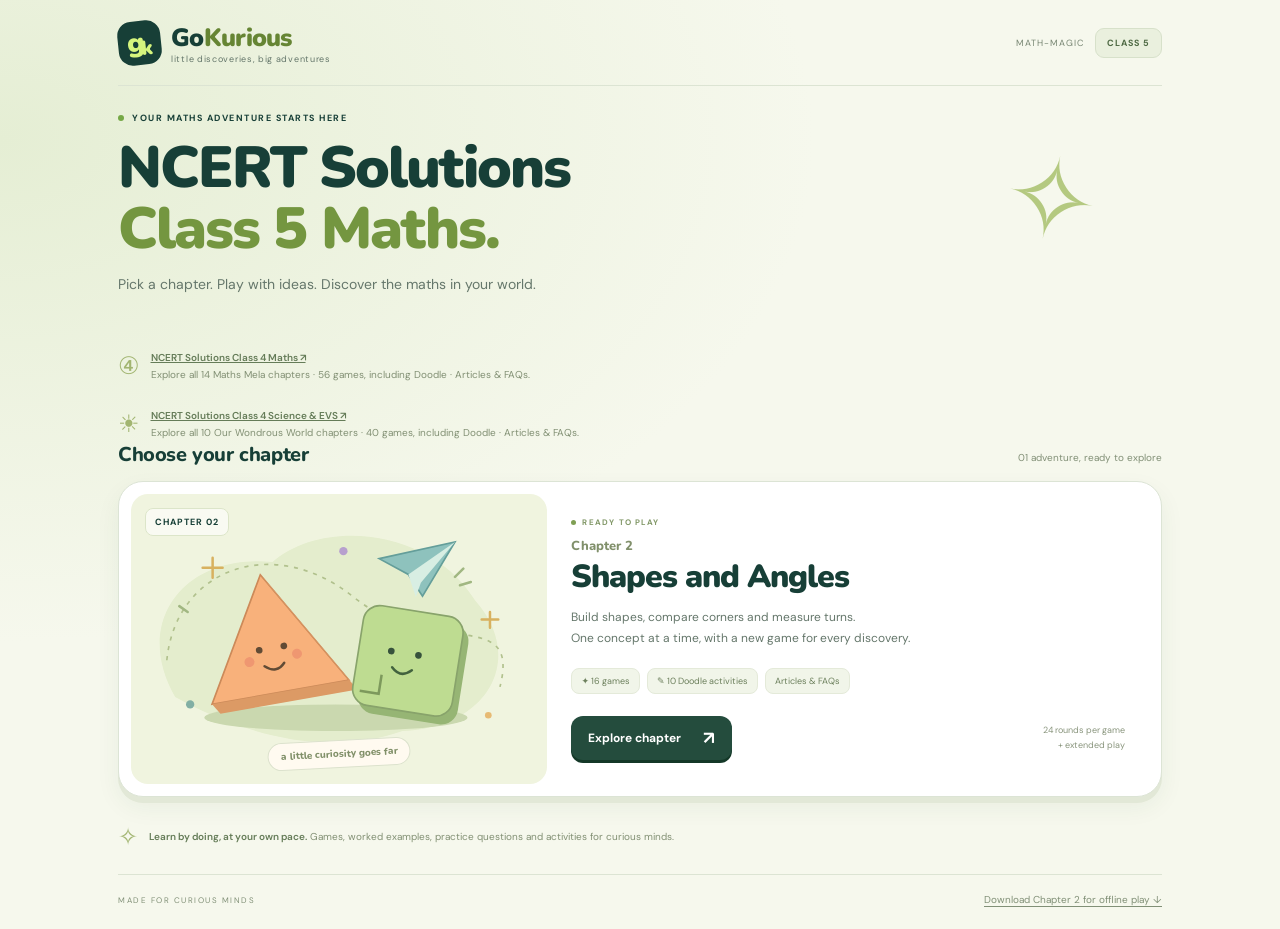
<file: index.html>
<!doctype html>
<html lang="en">
<head>
  <meta charset="utf-8">
  <meta name="viewport" content="width=device-width, initial-scale=1, viewport-fit=cover">
  <meta name="theme-color" content="#173f37">
  <meta name="description" content="Explore NCERT Class 5 Maths one chapter at a time. Play Chapter 2 Shapes and Angles with 16 games, Doodle activities, articles, practice and FAQs.">
  <title>NCERT Solutions Class 5 Maths · GoKurious</title>
  <link rel="icon" href="data:image/svg+xml,%3Csvg xmlns='http://www.w3.org/2000/svg' viewBox='0 0 50 50'%3E%3Crect width='50' height='50' rx='15' fill='%23173f37'/%3E%3Cpath d='M13 35L25 12l13 23Z' fill='%23d4f46e'/%3E%3C/svg%3E">
  <link rel="stylesheet" href="hub.css">
</head>
<body>
  <a class="skip-link" href="#chapters">Skip to chapters</a>
  <div class="hub-shell">
    <header class="hub-header">
      <a class="brand" href="./" aria-label="GoKurious Class 5 Maths home"><span class="brand-icon" aria-hidden="true">g<span>k</span></span><span>Go<span class="brand-accent">Kurious</span><small>little discoveries, big adventures</small></span></a>
      <span class="class-label">MATH-MAGIC <b>CLASS 5</b></span>
    </header>
    <main>
      <section class="intro" aria-labelledby="page-title">
        <div class="eyebrow"><span></span>YOUR MATHS ADVENTURE STARTS HERE</div>
        <h1 id="page-title">NCERT Solutions<br><em>Class 5 Maths.</em></h1>
        <p>Pick a chapter. Play with ideas.<br class="phone-break"> Discover the maths in your world.</p>
        <span class="intro-doodle" aria-hidden="true">✧</span>
      </section>
      <div class="learning-note"><span aria-hidden="true">④</span><p><strong><a href="class-4/">NCERT Solutions Class 4 Maths ↗</a></strong><br>Explore all 14 Maths Mela chapters · 56 games, including Doodle · Articles &amp; FAQs.</p></div>
      <div class="learning-note"><span aria-hidden="true">☀</span><p><strong><a href="class-4-science/">NCERT Solutions Class 4 Science &amp; EVS ↗</a></strong><br>Explore all 10 Our Wondrous World chapters · 40 games, including Doodle · Articles &amp; FAQs.</p></div>
      <section id="chapters" class="chapter-section" aria-labelledby="chapter-title">
        <div class="section-heading"><h2 id="chapter-title">Choose your chapter</h2><span>01 adventure, ready to explore</span></div>
        <a class="chapter-card" href="chapters/chapter-2-shapes-and-angles/" aria-label="Open Chapter 2: Shapes and Angles">
          <div class="chapter-art"><span class="chapter-badge">CHAPTER 02</span>
            <svg viewBox="0 0 500 280" fill="none" aria-hidden="true">
              <path d="M53 210C1 120 64 37 170 48C231-5 360 8 413 94C473 161 433 246 326 251C225 287 118 246 53 210Z" fill="#e4edcd"/>
              <path d="M43 166C54 54 173 14 267 90S468 99 443 198" stroke="#b1c18d" stroke-width="2" stroke-dasharray="5 7"/>
              <ellipse cx="246" cy="235" rx="158" ry="16" fill="#cad8af"/>
              <g transform="rotate(-10 171 153)"><path d="m171 62 83 143H87Z" fill="#f8b17b" stroke="#cc8a59" stroke-width="2"/><path d="m87 205 8 13h167l-8-13Z" fill="#dc9a65"/><path d="m171 62 8 13 83 143-8-13Z" fill="#e6a36e"/><circle cx="154" cy="151" r="4" fill="#614b35"/><circle cx="184" cy="151" r="4" fill="#614b35"/><path d="M157 171q13 12 24 0" stroke="#614b35" stroke-width="3" stroke-linecap="round"/><circle cx="140" cy="163" r="6" fill="#ef9771"/><circle cx="198" cy="163" r="6" fill="#ef9771"/></g>
              <g transform="rotate(9 337 173)"><rect x="279" y="116" width="121" height="121" rx="20" fill="#96b574"/><rect x="271" y="107" width="121" height="121" rx="20" fill="#bedc91" stroke="#88a36b" stroke-width="2"/><circle cx="310" cy="159" r="4" fill="#37523c"/><circle cx="343" cy="159" r="4" fill="#37523c"/><path d="M314 178q12 12 24 0" stroke="#42623e" stroke-width="3" stroke-linecap="round"/><path d="M280 212h23v-23" stroke="#7d995c" stroke-width="3"/></g>
              <path d="m298 44 91-20-39 65-17-26Z" fill="#8ec2bd" stroke="#649e9a" stroke-width="2"/><path d="m333 63 56-39-41 49-6 17Z" fill="#d8eee3"/>
              <path d="M98 43v24m-12-12h24M431 108v19m-10-10h20" stroke="#d8b15f" stroke-width="3" stroke-linecap="round"/><circle cx="255" cy="35" r="5" fill="#b7a0ce"/><circle cx="71" cy="219" r="5" fill="#82afa4"/><circle cx="429" cy="232" r="4" fill="#e7ba74"/>
              <path d="M389 66l10-10m-4 20 13-4M68 108l-10-7" stroke="#a1b782" stroke-width="3" stroke-linecap="round"/>
            </svg>
            <span class="art-note">a little curiosity goes far</span>
          </div>
          <div class="chapter-copy">
            <span class="ready-label"><i></i>READY TO PLAY</span>
            <h3><span>Chapter 2</span>Shapes and Angles</h3>
            <p>Build shapes, compare corners and measure turns.<br class="desktop-break"> One concept at a time, with a new game for every discovery.</p>
            <div class="chapter-tags"><span>✦ 16 games</span><span>✎ 10 Doodle activities</span><span>Articles &amp; FAQs</span></div>
            <div class="card-bottom"><span class="open-chapter">Explore chapter <b aria-hidden="true">↗</b></span><span class="extended">24 rounds per game<br>+ extended play</span></div>
          </div>
        </a>
      </section>
      <div class="learning-note"><span aria-hidden="true">✧</span><p><strong>Learn by doing, at your own pace.</strong> Games, worked examples, practice questions and activities for curious minds.</p></div>
    </main>
    <footer class="hub-footer"><span>MADE FOR CURIOUS MINDS</span><a href="chapters/chapter-2-shapes-and-angles/shape-safari.html" download="NCERT-Class-5-Chapter-2-Shapes-and-Angles.html">Download Chapter 2 for offline play ↓</a></footer>
  </div>
</body>
</html>
</file>
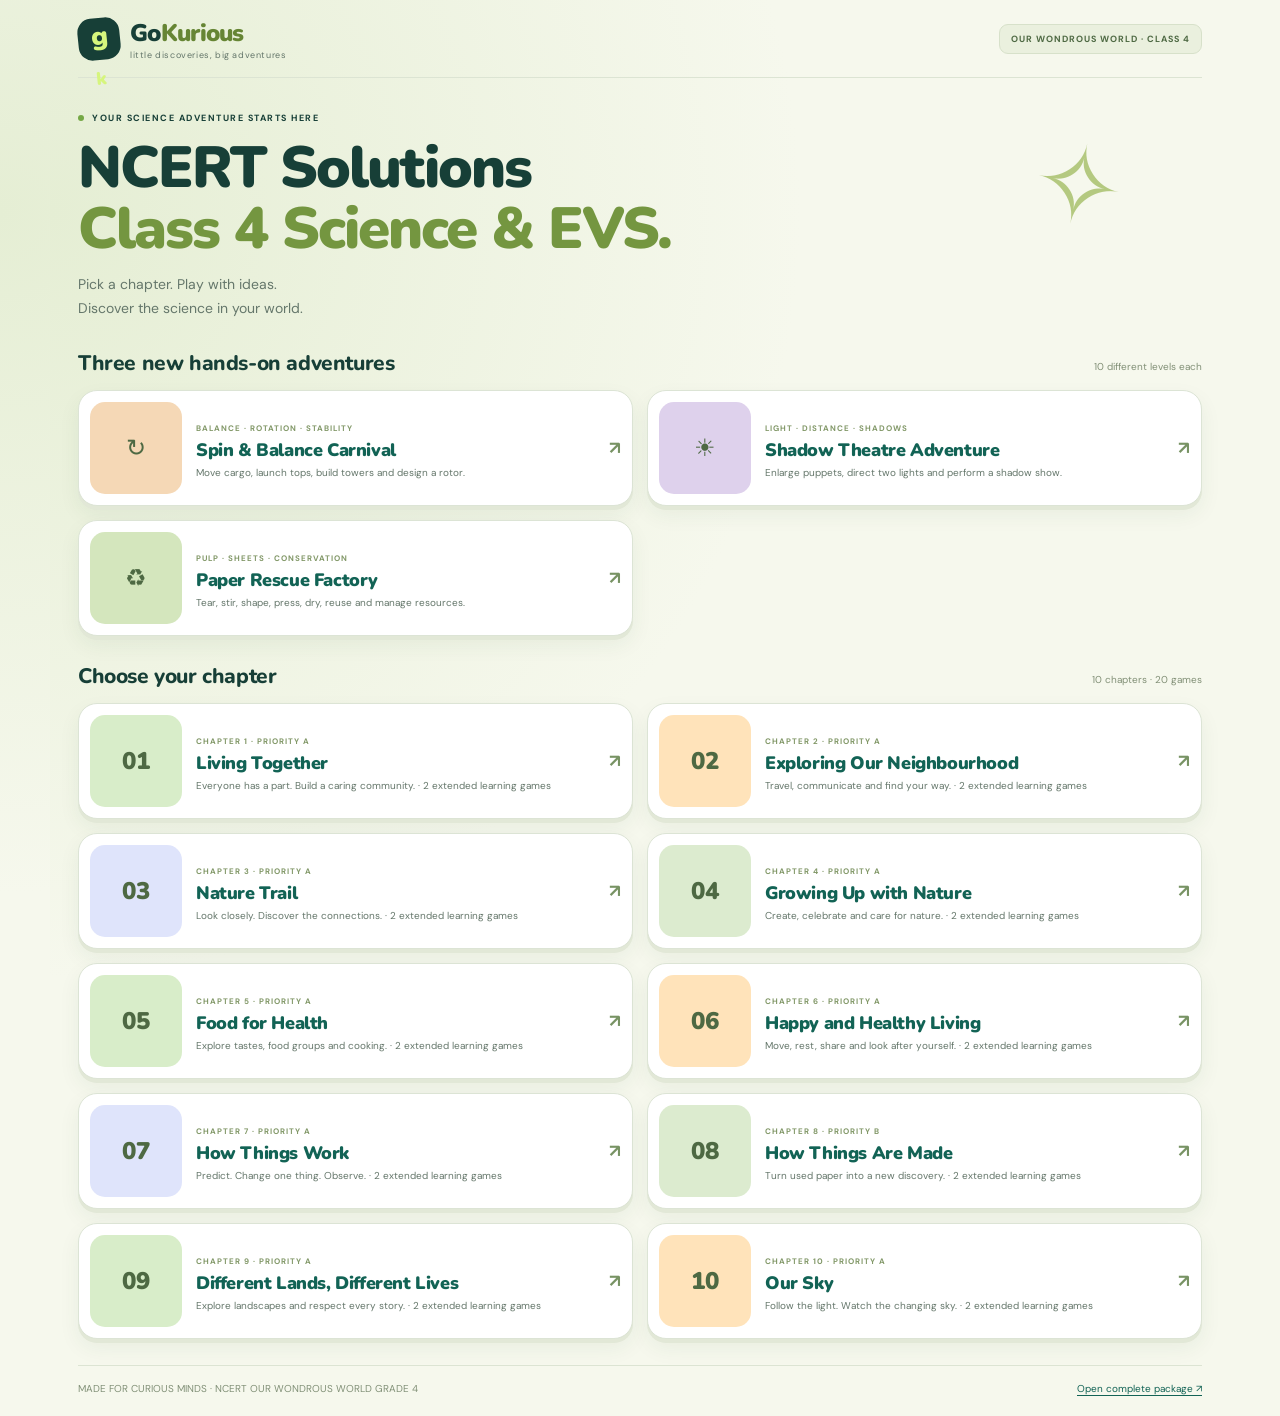
<file: class-4-science/index.html>
<!doctype html>
<html lang="en">
<head>
  <meta charset="utf-8">
  <meta name="viewport" content="width=device-width, initial-scale=1, viewport-fit=cover">
  <meta name="theme-color" content="#173f37">
  <meta name="description" content="NCERT Solutions Class 4 Science & EVS: Our Wondrous World games, Doodle activities, articles and FAQs across all 10 chapters.">
  <title>NCERT Solutions Class 4 Science & EVS · GoKurious</title>
  <link rel="stylesheet" href="chapters/class-4-science/styles.css">
  <style>
    .class4-hub{min-height:100svh;max-width:1180px;margin:auto;padding:0 28px;background:radial-gradient(ellipse at 0 15%,#e5eed4,transparent 45%),#f6f8ed;color:#173f37}
    .class4-head{display:flex;align-items:center;justify-content:space-between;border-bottom:1px solid #dce4d3;min-height:78px;gap:15px}
    .class4-brand{display:flex;align-items:center;gap:10px;text-decoration:none;font:900 24px Nunito,system-ui;color:#173f37;letter-spacing:-.7px}.class4-brand small{display:block;font:400 9px 'DM Sans',system-ui;letter-spacing:.6px;color:#65776b}.class4-logo{display:grid;place-items:center;width:42px;height:42px;border-radius:14px;background:#173f37;color:#d6f57d;font:900 27px Nunito;transform:rotate(-6deg)}.class4-logo span{font-size:18px;margin:12px 0 0 -4px}.class4-pill{font:700 9px 'DM Sans';letter-spacing:1px;color:#4e6943;background:#eaf0de;border:1px solid #d7e1ca;padding:8px 11px;border-radius:9px}
    .class4-main{padding:34px 0 26px}.class4-hero{position:relative;margin-bottom:28px}.class4-eyebrow{font:700 9px 'DM Sans';letter-spacing:1.5px;display:flex;align-items:center;gap:8px}.class4-eyebrow:before{content:'';width:6px;height:6px;background:#75a846;border-radius:50%}.class4-hero h1{font:900 clamp(36px,5vw,58px)/1.06 Nunito;margin:13px 0;letter-spacing:-2px}.class4-hero h1 em{font-style:normal;color:#749640}.class4-hero p{font:400 14px/1.7 'DM Sans';color:#65776b;margin:0}.class4-spark{position:absolute;right:7%;top:4px;font-size:108px;color:#b4c980;transform:rotate(12deg)}
    .class4-section-title{display:flex;justify-content:space-between;align-items:baseline;gap:12px;margin:0 0 13px}.class4-section-title h2{font:800 21px Nunito;margin:0;letter-spacing:-.4px}.class4-section-title span{font:400 10px 'DM Sans';color:#829077}.class4-grid{display:grid;grid-template-columns:repeat(2,minmax(0,1fr));gap:14px}.class4-card{display:grid;grid-template-columns:92px 1fr 20px;gap:14px;align-items:center;padding:11px;background:#fff;border:1px solid #dce4d5;border-radius:19px;text-decoration:none;box-shadow:0 4px 0 #e2e8d7,0 9px 21px #244c3010;transition:transform .18s,box-shadow .18s}.class4-card:hover{transform:translateY(-3px);box-shadow:0 7px 0 #dce5cd,0 12px 26px #244c3017}.class4-number{display:grid;place-items:center;aspect-ratio:1;border-radius:15px;background:var(--tile);font:900 24px Nunito;color:#4e6943}.class4-copy small{font:700 8px 'DM Sans';letter-spacing:1px;color:#829868}.class4-copy h3{font:900 18px/1.1 Nunito;margin:5px 0 5px;letter-spacing:-.4px}.class4-copy p{font:400 10px/1.45 'DM Sans';color:#65776b;margin:0}.class4-card .arrow{justify-self:end;color:#789364;font:700 18px 'DM Sans'}.class4-footer{display:flex;justify-content:space-between;gap:15px;border-top:1px solid #dce4d3;padding:16px 0 21px;color:#819077;font:400 10px 'DM Sans'}.class4-footer a{text-decoration:underline;text-underline-offset:3px}
    @media(max-width:700px){.class4-hub{padding:0 16px}.class4-head{min-height:64px}.class4-brand{font-size:20px;gap:8px}.class4-logo{width:34px;height:35px;border-radius:11px;font-size:22px}.class4-logo span{font-size:15px}.class4-brand small{font-size:7px}.class4-pill{font-size:8px;padding:7px 8px}.class4-main{padding-top:25px}.class4-hero{margin-bottom:23px}.class4-eyebrow{font-size:7px;letter-spacing:1px}.class4-hero h1{font-size:37px;letter-spacing:-1.6px;margin:12px 0 9px}.class4-hero p{font-size:11px;line-height:1.6}.class4-spark{font-size:62px;right:0;top:20px;opacity:.6}.class4-section-title{margin-bottom:11px}.class4-section-title h2{font-size:17px}.class4-section-title span{font-size:8px;max-width:125px;text-align:right}.class4-grid{grid-template-columns:1fr;gap:10px}.class4-card{grid-template-columns:66px 1fr 20px;gap:11px;padding:8px;border-radius:15px}.class4-number{border-radius:11px;font-size:19px}.class4-copy small{font-size:7px}.class4-copy h3{font-size:16px;margin:3px 0}.class4-copy p{font-size:9px}.class4-card .arrow{font-size:16px}.class4-footer{font-size:8px;line-height:1.4}.class4-footer span{max-width:115px}.class4-footer a{text-align:right;max-width:170px}}
    @media(max-width:370px){.class4-hub{padding:0 12px}.class4-brand small{display:none}.class4-hero h1{font-size:33px}.class4-card{grid-template-columns:58px 1fr 18px}.class4-copy h3{font-size:15px}}
  </style>
</head>
<body style="overflow:auto;height:auto">
  <div class="class4-hub">
    <header class="class4-head"><a class="class4-brand" href="./"><span class="class4-logo">g<span>k</span></span><span>Go<span style="color:#668534">Kurious</span><small>little discoveries, big adventures</small></span></a><span class="class4-pill">OUR WONDROUS WORLD · CLASS 4</span></header>
    <main class="class4-main">
      <section class="class4-hero"><div class="class4-eyebrow">YOUR SCIENCE ADVENTURE STARTS HERE</div><h1>NCERT Solutions<br><em>Class 4 Science & EVS.</em></h1><p>Pick a chapter. Play with ideas.<br>Discover the science in your world.</p><span class="class4-spark" aria-hidden="true">✧</span></section>
      <section aria-label="New hands-on campaigns"><div class="class4-section-title"><h2>Three new hands-on adventures</h2><span>10 different levels each</span></div><div class="class4-grid" style="margin-bottom:26px"><a class="class4-card" href="chapters/class-4-science/?v=hands-on-3#spinner" style="--tile:#f5d8b6"><span class="class4-number">↻</span><span class="class4-copy"><small>BALANCE · ROTATION · STABILITY</small><h3>Spin &amp; Balance Carnival</h3><p>Move cargo, launch tops, build towers and design a rotor.</p></span><span class="arrow">↗</span></a><a class="class4-card" href="chapters/class-4-science/?v=hands-on-3#shadows" style="--tile:#ded1ec"><span class="class4-number">☀</span><span class="class4-copy"><small>LIGHT · DISTANCE · SHADOWS</small><h3>Shadow Theatre Adventure</h3><p>Enlarge puppets, direct two lights and perform a shadow show.</p></span><span class="arrow">↗</span></a><a class="class4-card" href="chapters/class-4-science/?v=hands-on-3#paper" style="--tile:#d4e6bd"><span class="class4-number">♻</span><span class="class4-copy"><small>PULP · SHEETS · CONSERVATION</small><h3>Paper Rescue Factory</h3><p>Tear, stir, shape, press, dry, reuse and manage resources.</p></span><span class="arrow">↗</span></a></div></section><section aria-labelledby="chapters-title"><div class="class4-section-title"><h2 id="chapters-title">Choose your chapter</h2><span>10 chapters · 20 games</span></div><div class="class4-grid" id="chapter-grid"></div></section>
    </main>
    <footer class="class4-footer"><span>MADE FOR CURIOUS MINDS · NCERT OUR WONDROUS WORLD GRADE 4</span><a href="chapters/class-4-science/" aria-label="Open the complete Class 4 Science & EVS package">Open complete package ↗</a></footer>
  </div>
  <script src="chapters/class-4-science/content.js"></script>
  <script>
  document.querySelector('#chapter-grid').innerHTML=SAFARI.worlds.map((w,i)=>`<a class="class4-card" href="chapters/class-4-science/#ch${i+1}" style="--tile:${w.color}" aria-label="Open Chapter ${i+1}: ${w.name}"><span class="class4-number">${String(i+1).padStart(2,'0')}</span><span class="class4-copy"><small>CHAPTER ${i+1} · PRIORITY ${w.priority}</small><h3>${w.name}</h3><p>${w.subtitle} · 2 extended learning games</p></span><span class="arrow" aria-hidden="true">↗</span></a>`).join('');
  </script>
</body>
</html>
</file>
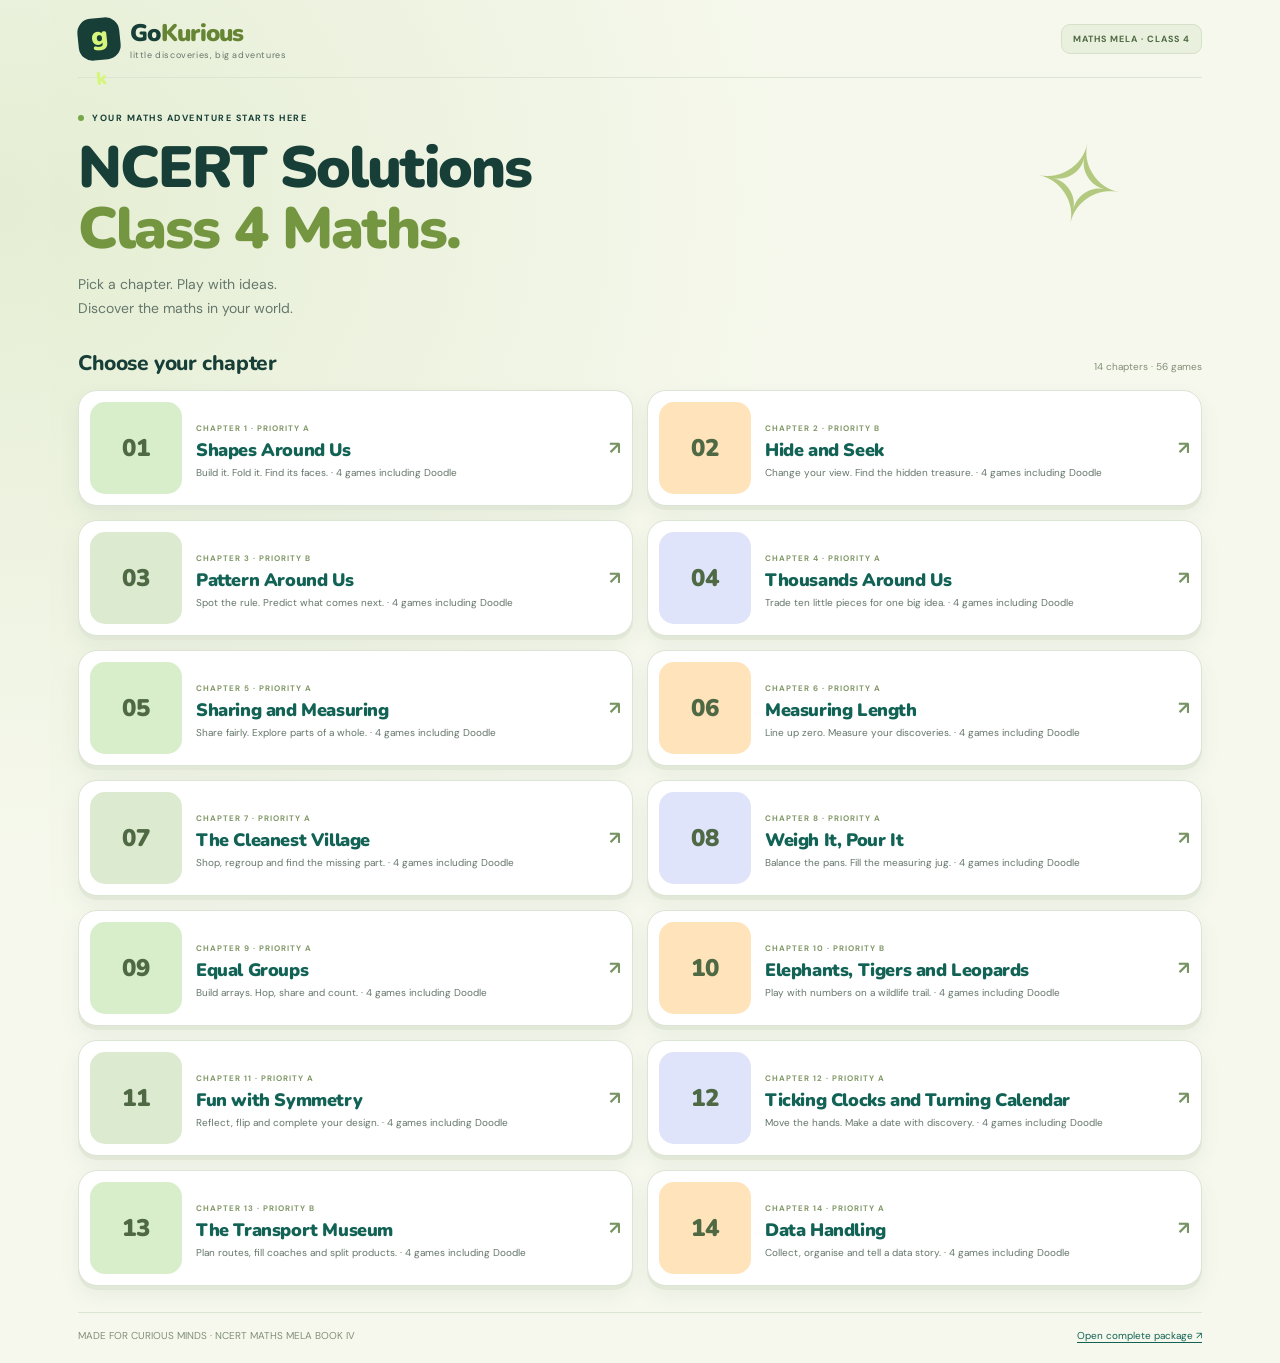
<file: class-4/index.html>
<!doctype html>
<html lang="en">
<head>
  <meta charset="utf-8">
  <meta name="viewport" content="width=device-width, initial-scale=1, viewport-fit=cover">
  <meta name="theme-color" content="#173f37">
  <meta name="description" content="NCERT Solutions Class 4 Maths: Maths Mela games, Doodle activities, articles and FAQs across all 14 chapters.">
  <title>NCERT Solutions Class 4 Maths · GoKurious</title>
  <link rel="stylesheet" href="chapters/class-4-maths/styles.css">
  <style>
    .class4-hub{min-height:100svh;max-width:1180px;margin:auto;padding:0 28px;background:radial-gradient(ellipse at 0 15%,#e5eed4,transparent 45%),#f6f8ed;color:#173f37}
    .class4-head{display:flex;align-items:center;justify-content:space-between;border-bottom:1px solid #dce4d3;min-height:78px;gap:15px}
    .class4-brand{display:flex;align-items:center;gap:10px;text-decoration:none;font:900 24px Nunito,system-ui;color:#173f37;letter-spacing:-.7px}.class4-brand small{display:block;font:400 9px 'DM Sans',system-ui;letter-spacing:.6px;color:#65776b}.class4-logo{display:grid;place-items:center;width:42px;height:42px;border-radius:14px;background:#173f37;color:#d6f57d;font:900 27px Nunito;transform:rotate(-6deg)}.class4-logo span{font-size:18px;margin:12px 0 0 -4px}.class4-pill{font:700 9px 'DM Sans';letter-spacing:1px;color:#4e6943;background:#eaf0de;border:1px solid #d7e1ca;padding:8px 11px;border-radius:9px}
    .class4-main{padding:34px 0 26px}.class4-hero{position:relative;margin-bottom:28px}.class4-eyebrow{font:700 9px 'DM Sans';letter-spacing:1.5px;display:flex;align-items:center;gap:8px}.class4-eyebrow:before{content:'';width:6px;height:6px;background:#75a846;border-radius:50%}.class4-hero h1{font:900 clamp(36px,5vw,58px)/1.06 Nunito;margin:13px 0;letter-spacing:-2px}.class4-hero h1 em{font-style:normal;color:#749640}.class4-hero p{font:400 14px/1.7 'DM Sans';color:#65776b;margin:0}.class4-spark{position:absolute;right:7%;top:4px;font-size:108px;color:#b4c980;transform:rotate(12deg)}
    .class4-section-title{display:flex;justify-content:space-between;align-items:baseline;gap:12px;margin:0 0 13px}.class4-section-title h2{font:800 21px Nunito;margin:0;letter-spacing:-.4px}.class4-section-title span{font:400 10px 'DM Sans';color:#829077}.class4-grid{display:grid;grid-template-columns:repeat(2,minmax(0,1fr));gap:14px}.class4-card{display:grid;grid-template-columns:92px 1fr 20px;gap:14px;align-items:center;padding:11px;background:#fff;border:1px solid #dce4d5;border-radius:19px;text-decoration:none;box-shadow:0 4px 0 #e2e8d7,0 9px 21px #244c3010;transition:transform .18s,box-shadow .18s}.class4-card:hover{transform:translateY(-3px);box-shadow:0 7px 0 #dce5cd,0 12px 26px #244c3017}.class4-number{display:grid;place-items:center;aspect-ratio:1;border-radius:15px;background:var(--tile);font:900 24px Nunito;color:#4e6943}.class4-copy small{font:700 8px 'DM Sans';letter-spacing:1px;color:#829868}.class4-copy h3{font:900 18px/1.1 Nunito;margin:5px 0 5px;letter-spacing:-.4px}.class4-copy p{font:400 10px/1.45 'DM Sans';color:#65776b;margin:0}.class4-card .arrow{justify-self:end;color:#789364;font:700 18px 'DM Sans'}.class4-footer{display:flex;justify-content:space-between;gap:15px;border-top:1px solid #dce4d3;padding:16px 0 21px;color:#819077;font:400 10px 'DM Sans'}.class4-footer a{text-decoration:underline;text-underline-offset:3px}
    @media(max-width:700px){.class4-hub{padding:0 16px}.class4-head{min-height:64px}.class4-brand{font-size:20px;gap:8px}.class4-logo{width:34px;height:35px;border-radius:11px;font-size:22px}.class4-logo span{font-size:15px}.class4-brand small{font-size:7px}.class4-pill{font-size:8px;padding:7px 8px}.class4-main{padding-top:25px}.class4-hero{margin-bottom:23px}.class4-eyebrow{font-size:7px;letter-spacing:1px}.class4-hero h1{font-size:37px;letter-spacing:-1.6px;margin:12px 0 9px}.class4-hero p{font-size:11px;line-height:1.6}.class4-spark{font-size:62px;right:0;top:20px;opacity:.6}.class4-section-title{margin-bottom:11px}.class4-section-title h2{font-size:17px}.class4-section-title span{font-size:8px;max-width:125px;text-align:right}.class4-grid{grid-template-columns:1fr;gap:10px}.class4-card{grid-template-columns:66px 1fr 20px;gap:11px;padding:8px;border-radius:15px}.class4-number{border-radius:11px;font-size:19px}.class4-copy small{font-size:7px}.class4-copy h3{font-size:16px;margin:3px 0}.class4-copy p{font-size:9px}.class4-card .arrow{font-size:16px}.class4-footer{font-size:8px;line-height:1.4}.class4-footer span{max-width:115px}.class4-footer a{text-align:right;max-width:170px}}
    @media(max-width:370px){.class4-hub{padding:0 12px}.class4-brand small{display:none}.class4-hero h1{font-size:33px}.class4-card{grid-template-columns:58px 1fr 18px}.class4-copy h3{font-size:15px}}
  </style>
</head>
<body style="overflow:auto;height:auto">
  <div class="class4-hub">
    <header class="class4-head"><a class="class4-brand" href="./"><span class="class4-logo">g<span>k</span></span><span>Go<span style="color:#668534">Kurious</span><small>little discoveries, big adventures</small></span></a><span class="class4-pill">MATHS MELA · CLASS 4</span></header>
    <main class="class4-main">
      <section class="class4-hero"><div class="class4-eyebrow">YOUR MATHS ADVENTURE STARTS HERE</div><h1>NCERT Solutions<br><em>Class 4 Maths.</em></h1><p>Pick a chapter. Play with ideas.<br>Discover the maths in your world.</p><span class="class4-spark" aria-hidden="true">✧</span></section>
      <section aria-labelledby="chapters-title"><div class="class4-section-title"><h2 id="chapters-title">Choose your chapter</h2><span>14 chapters · 56 games</span></div><div class="class4-grid" id="chapter-grid"></div></section>
    </main>
    <footer class="class4-footer"><span>MADE FOR CURIOUS MINDS · NCERT MATHS MELA BOOK IV</span><a href="chapters/class-4-maths/" aria-label="Open the complete Class 4 Maths package">Open complete package ↗</a></footer>
  </div>
  <script src="chapters/class-4-maths/content.js"></script>
  <script>
  document.querySelector('#chapter-grid').innerHTML=SAFARI.worlds.map((w,i)=>`<a class="class4-card" href="chapters/class-4-maths/#ch${i+1}" style="--tile:${w.color}" aria-label="Open Chapter ${i+1}: ${w.name}"><span class="class4-number">${String(i+1).padStart(2,'0')}</span><span class="class4-copy"><small>CHAPTER ${i+1} · PRIORITY ${w.priority}</small><h3>${w.name}</h3><p>${w.subtitle} · 4 games including Doodle</p></span><span class="arrow" aria-hidden="true">↗</span></a>`).join('');
  </script>
</body>
</html>
</file>
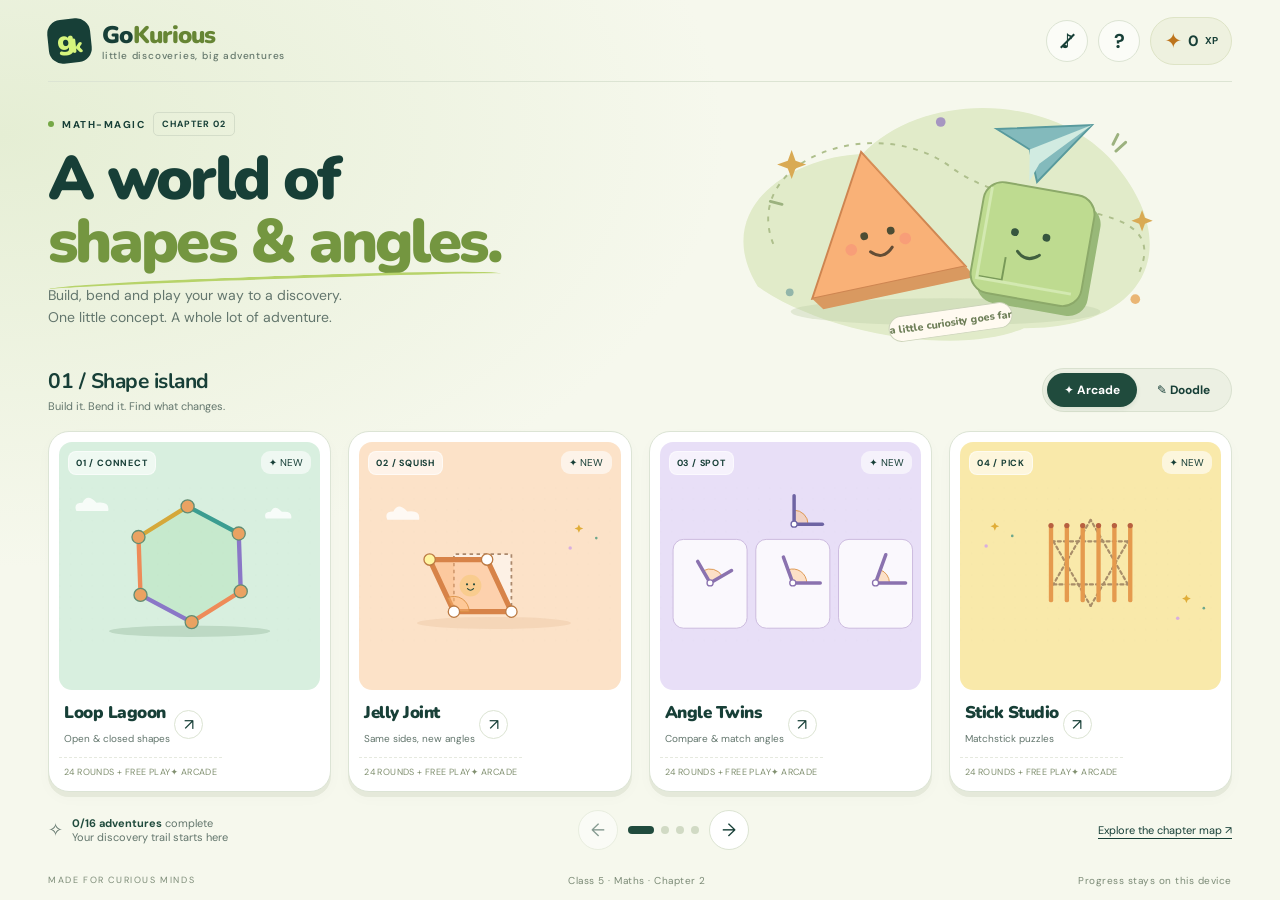
<file: chapters/chapter-2-shapes-and-angles/index.html>
<!doctype html>
<html lang="en">
<head>
  <meta charset="utf-8">
  <meta name="viewport" content="width=device-width, initial-scale=1, viewport-fit=cover">
  <meta name="theme-color" content="#143c36">
  <meta name="description" content="Sixteen playful adventures through Class 5 Math-Magic, Chapter 2: Shapes and Angles. Touch, build, test and discover, one concept at a time.">
  <title>Shape Safari · GoKurious</title>
  <link rel="icon" href="data:image/svg+xml,%3Csvg xmlns='http://www.w3.org/2000/svg' viewBox='0 0 50 50'%3E%3Crect width='50' height='50' rx='15' fill='%23153e36'/%3E%3Cpath d='M13 35L25 12l13 23Z' fill='%23d4f46e'/%3E%3C/svg%3E">
  <link rel="stylesheet" href="styles.css">
  <script defer src="content.js"></script>
  <script defer src="learning.js"></script>
  <script defer src="games.js"></script>
  <script defer src="doodles.js"></script>
  <script defer src="app.js"></script>
</head>
<body>
  <div class="app-shell">
    <header class="topbar">
      <button class="brand" id="brand" aria-label="GoKurious game map"><span class="brand-icon">g<span>k</span></span><span>Go<span class="brand-accent">Kurious</span><small>little discoveries, big adventures</small></span></button>
      <div class="top-actions"><button class="icon-btn" id="sound" aria-label="Turn sound on" title="Turn sound on">♪<span class="sound-off"></span></button><button class="icon-btn" id="guide" aria-label="Chapter guide" title="Chapter guide">?</button><span class="xp"><span>✦</span> <b id="total-xp">0</b><small>XP</small></span></div>
    </header>
    <main id="app" tabindex="-1"></main>
    <footer class="site-footer"><span>MADE FOR CURIOUS MINDS</span><span>Class 5 · Maths · Chapter 2</span><span class="save-label" id="save-label">Progress stays on this device</span></footer>
  </div>
  <dialog id="modal"><div class="dialog-top"><span id="modal-eyebrow">EXPLORER’S NOTEBOOK</span><button class="icon-btn" id="close-modal" aria-label="Close">×</button></div><div id="modal-body"></div></dialog>
  <div class="confetti" id="confetti" aria-hidden="true"></div>
  <noscript>This game needs JavaScript. Enable it to build shapes and play.</noscript>
</body>
</html>
</file>
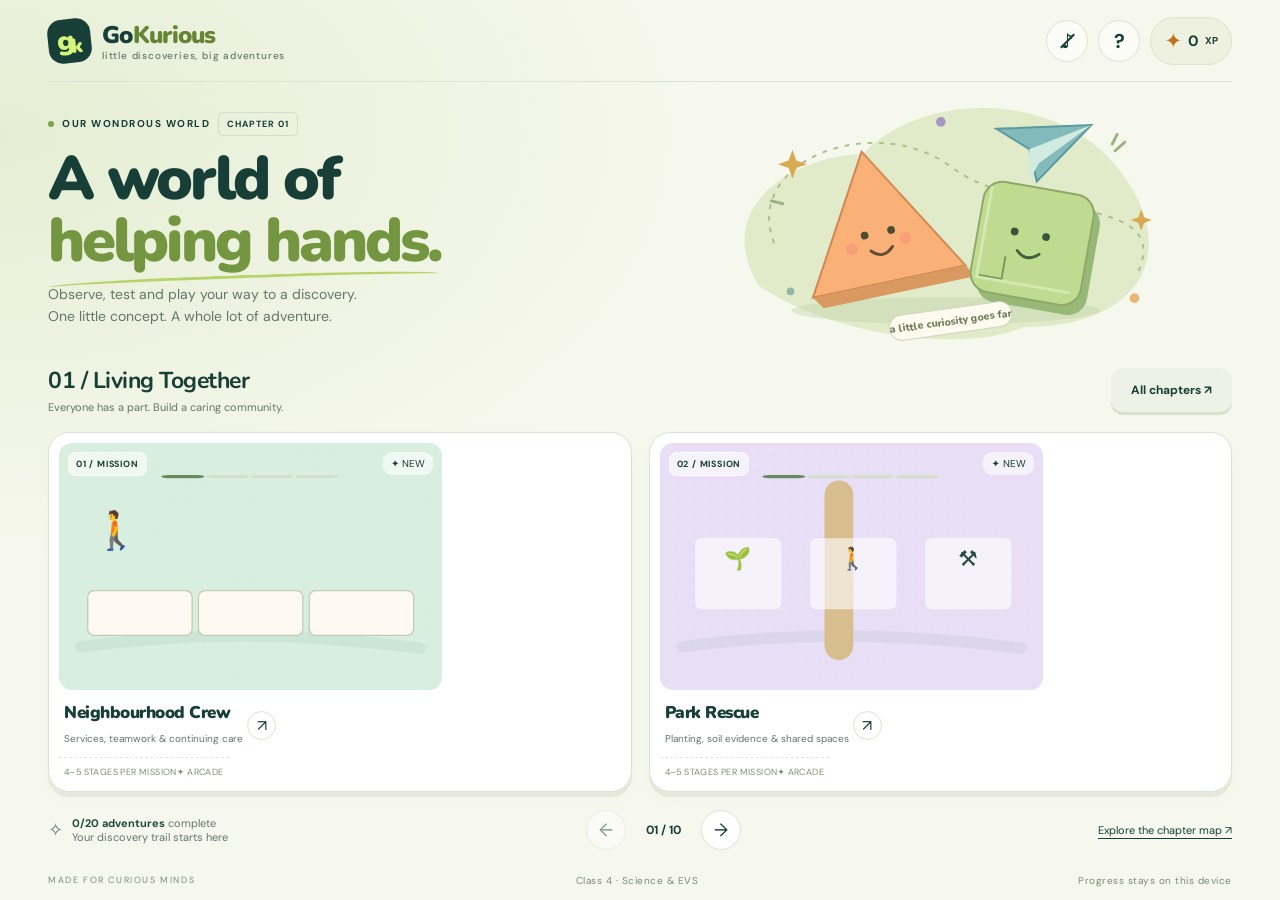
<file: class-4-science/chapters/class-4-science/index.html>
<!doctype html>
<html lang="en">
<head>
  <meta charset="utf-8">
  <meta name="viewport" content="width=device-width, initial-scale=1, viewport-fit=cover">
  <meta name="theme-color" content="#143c36">
  <meta name="description" content="20 multi-stage science adventures across 10 NCERT Our Wondrous World Class 4 chapters. Observe, test, build, draw and discover one concept at a time.">
  <title>Class 4 Science & EVS Mela · GoKurious</title>
  <link rel="icon" href="data:image/svg+xml,%3Csvg xmlns='http://www.w3.org/2000/svg' viewBox='0 0 50 50'%3E%3Crect width='50' height='50' rx='15' fill='%23153e36'/%3E%3Cpath d='M13 35L25 12l13 23Z' fill='%23d4f46e'/%3E%3C/svg%3E">
  <link rel="stylesheet" href="styles.css">
  <link rel="stylesheet" href="class4.css?v=hands-on-3">
  <script defer src="content.js?v=missions-2"></script>
  <script defer src="learning.js?v=missions-2"></script>
  <script defer src="games.js?v=missions-2"></script>
  <script defer src="science-games.js?v=missions-2"></script>
  <script defer src="missions.js?v=missions-2"></script>
  <script defer src="missions-life.js?v=missions-2"></script>
  <script defer src="missions-lab.js?v=missions-2"></script>
  <script defer src="missions-world.js?v=missions-2"></script>
  <script defer src="missions-content.js?v=missions-2"></script>
  <script defer src="campaign-core.js?v=hands-on-3"></script>
  <script defer src="campaign-spin.js?v=hands-on-3"></script>
  <script defer src="campaign-light.js?v=hands-on-3"></script>
  <script defer src="campaign-paper.js?v=hands-on-3"></script>
  <script defer src="campaign-content.js?v=hands-on-3"></script>
  <script defer src="app.js?v=hands-on-3"></script>
</head>
<body>
  <div class="app-shell">
    <header class="topbar">
      <button class="brand" id="brand" aria-label="GoKurious game map"><span class="brand-icon">g<span>k</span></span><span>Go<span class="brand-accent">Kurious</span><small>little discoveries, big adventures</small></span></button>
      <div class="top-actions"><button class="icon-btn" id="sound" aria-label="Turn sound on" title="Turn sound on">♪<span class="sound-off"></span></button><button class="icon-btn" id="guide" aria-label="Chapter guide" title="Chapter guide">?</button><span class="xp"><span>✦</span> <b id="total-xp">0</b><small>XP</small></span></div>
    </header>
    <main id="app" tabindex="-1"></main>
    <footer class="site-footer"><span>MADE FOR CURIOUS MINDS</span><span>Class 4 · Science & EVS</span><span class="save-label" id="save-label">Progress stays on this device</span></footer>
  </div>
  <dialog id="modal"><div class="dialog-top"><span id="modal-eyebrow">EXPLORER’S NOTEBOOK</span><button class="icon-btn" id="close-modal" aria-label="Close">×</button></div><div id="modal-body"></div></dialog>
  <div class="confetti" id="confetti" aria-hidden="true"></div>
  <noscript>This game needs JavaScript. Enable it to explore science and play.</noscript>
</body>
</html>
</file>
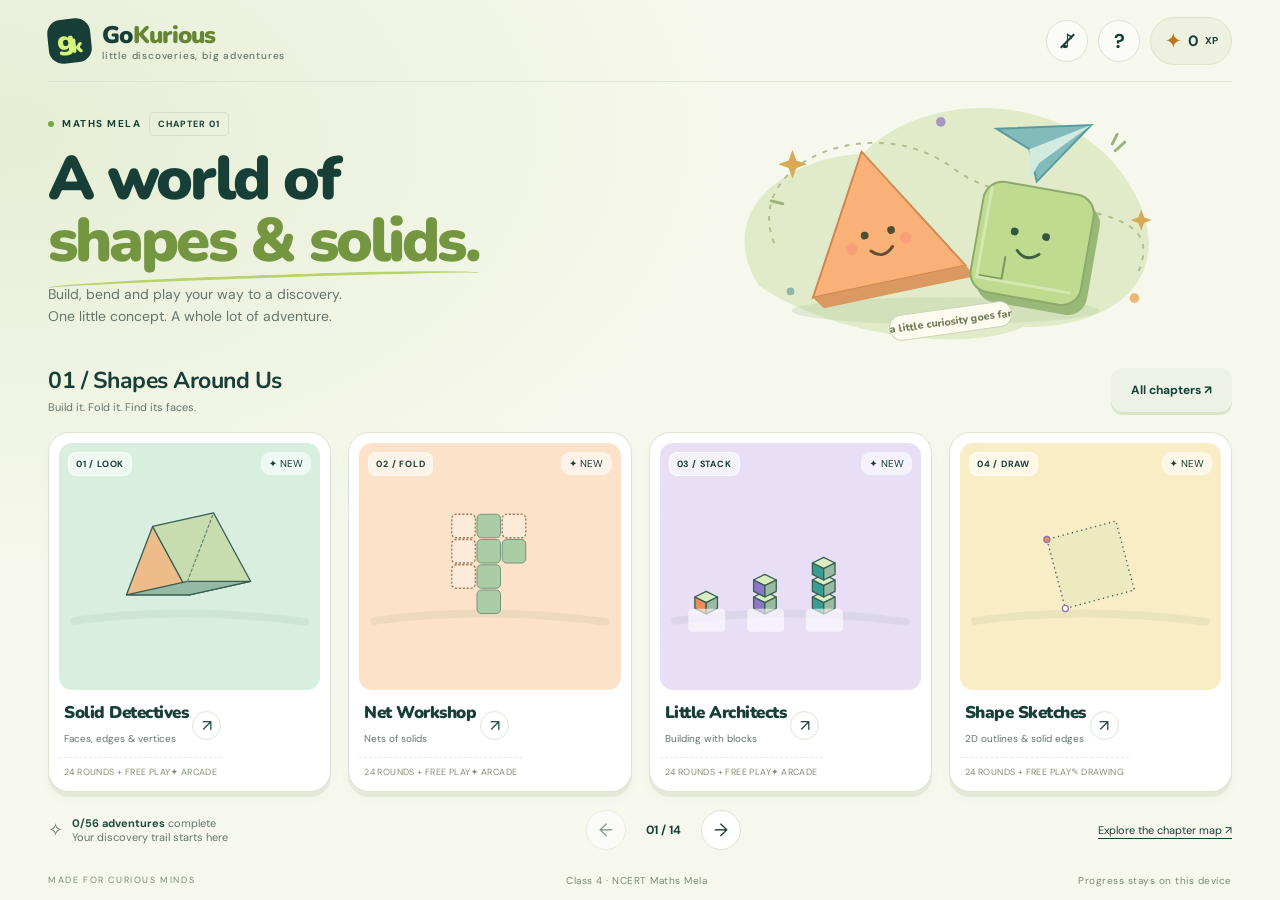
<file: class-4/chapters/class-4-maths/index.html>
<!doctype html>
<html lang="en">
<head>
  <meta charset="utf-8">
  <meta name="viewport" content="width=device-width, initial-scale=1, viewport-fit=cover">
  <meta name="theme-color" content="#143c36">
  <meta name="description" content="56 touch-friendly maths adventures across 14 NCERT Maths Mela Class 4 chapters. Build, measure, share, draw and discover one concept at a time.">
  <title>Class 4 Maths Mela · GoKurious</title>
  <link rel="icon" href="data:image/svg+xml,%3Csvg xmlns='http://www.w3.org/2000/svg' viewBox='0 0 50 50'%3E%3Crect width='50' height='50' rx='15' fill='%23153e36'/%3E%3Cpath d='M13 35L25 12l13 23Z' fill='%23d4f46e'/%3E%3C/svg%3E">
  <link rel="stylesheet" href="styles.css">
  <link rel="stylesheet" href="class4.css">
  <script defer src="content.js"></script>
  <script defer src="learning.js"></script>
  <script defer src="games.js"></script>
  <script defer src="doodles.js"></script>
  <script defer src="app.js"></script>
</head>
<body>
  <div class="app-shell">
    <header class="topbar">
      <button class="brand" id="brand" aria-label="GoKurious game map"><span class="brand-icon">g<span>k</span></span><span>Go<span class="brand-accent">Kurious</span><small>little discoveries, big adventures</small></span></button>
      <div class="top-actions"><button class="icon-btn" id="sound" aria-label="Turn sound on" title="Turn sound on">♪<span class="sound-off"></span></button><button class="icon-btn" id="guide" aria-label="Chapter guide" title="Chapter guide">?</button><span class="xp"><span>✦</span> <b id="total-xp">0</b><small>XP</small></span></div>
    </header>
    <main id="app" tabindex="-1"></main>
    <footer class="site-footer"><span>MADE FOR CURIOUS MINDS</span><span>Class 4 · NCERT Maths Mela</span><span class="save-label" id="save-label">Progress stays on this device</span></footer>
  </div>
  <dialog id="modal"><div class="dialog-top"><span id="modal-eyebrow">EXPLORER’S NOTEBOOK</span><button class="icon-btn" id="close-modal" aria-label="Close">×</button></div><div id="modal-body"></div></dialog>
  <div class="confetti" id="confetti" aria-hidden="true"></div>
  <noscript>This game needs JavaScript. Enable it to build shapes and play.</noscript>
</body>
</html>
</file>
<file: hub.css>
@font-face{font-family:'DM Sans';font-style:normal;font-weight:400;font-display:swap;src:url(chapters/chapter-2-shapes-and-angles/assets/dm-sans-400.ttf) format('truetype')}
@font-face{font-family:'DM Sans';font-style:normal;font-weight:600;font-display:swap;src:url(chapters/chapter-2-shapes-and-angles/assets/dm-sans-600.ttf) format('truetype')}
@font-face{font-family:'DM Sans';font-style:normal;font-weight:700;font-display:swap;src:url(chapters/chapter-2-shapes-and-angles/assets/dm-sans-700.ttf) format('truetype')}
@font-face{font-family:'Nunito';font-style:normal;font-weight:800;font-display:swap;src:url(chapters/chapter-2-shapes-and-angles/assets/nunito-800.ttf) format('truetype')}
@font-face{font-family:'Nunito';font-style:normal;font-weight:900;font-display:swap;src:url(chapters/chapter-2-shapes-and-angles/assets/nunito-900.ttf) format('truetype')}
:root{font-family:'DM Sans',system-ui,sans-serif;color:#173f37;background:#f6f8ed;font-synthesis:none;--ink:#173f37;--muted:#65776b;--line:#dce4d3;--font:'Nunito',ui-rounded,system-ui,sans-serif}*{box-sizing:border-box}body{margin:0;background:radial-gradient(ellipse at 0 15%,#e5eed4,transparent 45%),#f6f8ed}a{color:inherit;-webkit-tap-highlight-color:transparent}a:focus-visible{outline:3px solid #ed7632;outline-offset:5px;border-radius:12px}.skip-link{position:absolute;left:16px;top:-100px;padding:12px 18px;background:white;z-index:3}.skip-link:focus{top:12px}.hub-shell{max-width:1120px;min-height:100svh;min-height:100dvh;margin:0 auto;padding:0 38px;display:flex;flex-direction:column}.hub-header{height:86px;display:flex;align-items:center;justify-content:space-between;border-bottom:1px solid var(--line);gap:16px}.brand{display:flex;align-items:center;gap:10px;text-decoration:none;font-family:var(--font);font-size:25px;font-weight:900;letter-spacing:-.7px}.brand small{display:block;font-family:'DM Sans',sans-serif;font-size:9px;font-weight:400;letter-spacing:.7px;margin-top:-2px;color:var(--muted)}.brand-icon{display:flex;align-items:center;justify-content:center;width:43px;height:44px;border-radius:14px;background:var(--ink);color:#d6f57d;font-size:28px;line-height:1;transform:rotate(-6deg)}.brand-icon span{font-size:20px;margin-left:-4px;margin-top:12px}.brand-accent{color:#668534}.class-label{font-size:9px;letter-spacing:1px;display:flex;align-items:center;gap:11px;color:#778572}.class-label b{font-weight:700;padding:8px 11px;background:#eaf0de;border:1px solid #d7e1ca;border-radius:9px;color:#4e6943}main{flex:1;display:flex;flex-direction:column;justify-content:center;padding:26px 0 22px}.intro{position:relative;margin-bottom:28px}.eyebrow{display:flex;gap:8px;align-items:center;font-size:9px;font-weight:700;letter-spacing:1.5px}.eyebrow>span{width:6px;height:6px;background:#75a846;border-radius:50%}h1{font-family:var(--font);font-size:clamp(37px,4.8vw,58px);font-weight:900;line-height:1.06;letter-spacing:-2.1px;margin:13px 0 13px}h1 em{font-style:normal;color:#749640}.intro>p{font-size:14px;color:var(--muted);line-height:1.7;margin:0}.intro-doodle{position:absolute;right:64px;top:32px;font-size:112px;line-height:1;color:#b4c980;transform:rotate(12deg)}.phone-break{display:none}.section-heading{display:flex;align-items:baseline;justify-content:space-between;gap:12px;margin-bottom:13px}.section-heading h2{font-family:var(--font);font-weight:800;font-size:20px;letter-spacing:-.4px;margin:0}.section-heading>span{font-size:10px;color:#829077}.chapter-card{display:grid;grid-template-columns:minmax(240px,.9fr) minmax(0,1.3fr);gap:0;padding:12px;background:#fff;border:1px solid #dce4d5;border-radius:25px;text-decoration:none;box-shadow:0 6px 0 #e2e8d7,0 10px 25px #244c3010;transition:transform .18s,box-shadow .18s}.chapter-card:hover{transform:translateY(-3px);box-shadow:0 9px 0 #dce5cd,0 14px 30px #244c3017}.chapter-art{position:relative;display:flex;align-items:center;justify-content:center;min-height:290px;overflow:hidden;border-radius:17px;background:#f0f4df}.chapter-art svg{width:100%;height:auto;max-height:255px;display:block}.chapter-badge{position:absolute;top:14px;left:14px;font-size:9px;font-weight:700;letter-spacing:1px;padding:7px 9px;border:1px solid #dce5c9;background:#fff9;border-radius:8px}.art-note{position:absolute;bottom:16px;left:50%;transform:translateX(-50%) rotate(-3deg);background:#fffaf0;color:#819069;border:1px solid #dce2cd;padding:6px 12px;border-radius:20px;font-family:var(--font);font-weight:800;font-size:10px;white-space:nowrap}.chapter-copy{padding:17px 24px;display:flex;flex-direction:column;justify-content:center}.ready-label{display:flex;align-items:center;gap:6px;font-size:8px;color:#829868;font-weight:700;letter-spacing:1.2px}.ready-label i{width:5px;height:5px;background:#7f9f54;border-radius:50%}.chapter-copy h3{font-family:var(--font);font-size:32px;line-height:1.12;letter-spacing:-1px;margin:12px 0 12px;font-weight:900}.chapter-copy h3>span{display:block;font-size:13px;letter-spacing:.1px;color:#81906b;font-weight:800;margin-bottom:5px}.chapter-copy p{font-size:12px;line-height:1.8;color:var(--muted);margin:0 0 18px}.chapter-tags{display:flex;flex-wrap:wrap;gap:7px}.chapter-tags>span{font-size:9px;color:#6d805d;background:#f1f5e9;padding:6px 9px;border-radius:8px;border:1px solid #e4ead9}.card-bottom{margin-top:22px;display:flex;align-items:center;justify-content:space-between;gap:12px}.open-chapter{display:flex;align-items:center;gap:22px;background:#244c3d;color:#fff;padding:13px 17px;border-radius:12px;box-shadow:0 3px 0 #143828;font-size:12px;font-weight:700}.open-chapter b{font-size:18px;line-height:1}.extended{font-size:9px;line-height:1.65;color:#8a967e;text-align:right}.learning-note{display:flex;align-items:center;gap:11px;margin-top:24px;color:#829074}.learning-note>span{font-size:24px;color:#a2b571}.learning-note p{font-size:10px;line-height:1.7;margin:0}.learning-note strong{font-weight:600;color:#657c58}.hub-footer{display:flex;align-items:center;justify-content:space-between;gap:12px;border-top:1px solid var(--line);padding:17px 0 21px;color:#819077;font-size:10px}.hub-footer>span{font-size:8px;letter-spacing:1.5px}.hub-footer a{text-underline-offset:3px;line-height:1.6}
@media(max-width:700px){.hub-shell{padding:0 18px}.hub-header{height:65px}.brand{font-size:21px;gap:8px}.brand-icon{width:34px;height:36px;border-radius:11px;font-size:23px}.brand-icon span{font-size:16px}.brand small{font-size:7px;letter-spacing:.3px}.class-label{font-size:0;gap:0}.class-label b{font-size:8px;padding:7px 9px}main{padding:25px 0 18px;justify-content:flex-start}.intro{margin-bottom:24px}.eyebrow{font-size:7px;letter-spacing:1px}.intro h1{font-size:38px;letter-spacing:-1.6px;margin:12px 0}.intro>p{font-size:11px;line-height:1.6}.intro-doodle{right:0;top:30px;font-size:61px;opacity:.6}.phone-break{display:block}.section-heading{margin-bottom:11px}.section-heading h2{font-size:17px}.section-heading>span{font-size:8px;max-width:105px;text-align:right}.chapter-card{grid-template-columns:1fr;padding:8px;border-radius:20px}.chapter-art{min-height:164px;height:164px;border-radius:13px}.chapter-art svg{max-height:176px;max-width:314px}.chapter-badge{top:9px;left:9px;font-size:7px;padding:5px 7px}.art-note{bottom:8px;font-size:8px;padding:4px 9px}.chapter-copy{padding:15px 12px 13px}.ready-label{font-size:7px;letter-spacing:1px}.chapter-copy h3{font-size:27px;margin:10px 0 8px;letter-spacing:-.7px}.chapter-copy h3>span{font-size:11px;margin-bottom:4px}.chapter-copy p{font-size:11px;margin-bottom:13px;line-height:1.7}.desktop-break{display:none}.chapter-tags{gap:5px}.chapter-tags>span{font-size:8px;padding:5px 6px}.card-bottom{margin-top:16px}.open-chapter{font-size:11px;padding:12px 14px;gap:20px}.extended{font-size:8px}.learning-note{margin-top:21px;gap:8px}.learning-note p{font-size:9px}.learning-note strong{display:block}.hub-footer{font-size:9px;padding:14px 0 18px;align-items:center}.hub-footer>span{font-size:7px;letter-spacing:.6px;max-width:88px}.hub-footer a{text-align:right;max-width:170px}}
@media(max-width:370px){.hub-shell{padding:0 13px}.brand small{display:none}.intro h1{font-size:33px}.intro-doodle{font-size:48px;right:0;top:37px}.chapter-copy h3{font-size:25px}.chapter-art{height:140px;min-height:140px}.chapter-art svg{height:145px}.chapter-tags>span{font-size:7px}.chapter-copy{padding:13px 9px}.section-heading h2{font-size:16px}}
@media(orientation:landscape) and (max-height:540px){.hub-shell{max-width:900px;padding-inline:22px}.hub-header{height:55px}main{padding-top:18px}.intro{margin-bottom:18px}.intro h1{font-size:35px}.intro h1 br{display:none}.intro>p{font-size:11px}.intro-doodle{font-size:62px;top:11px;right:30px}.chapter-card{grid-template-columns:.85fr 1.15fr}.chapter-art{min-height:240px}.chapter-copy{padding:12px 18px}.chapter-copy h3{font-size:28px}.chapter-copy p{font-size:11px}.chapter-tags>span{font-size:8px}.card-bottom{margin-top:16px}.learning-note{margin-top:18px}}
@media(prefers-reduced-motion:reduce){*{transition:none!important;scroll-behavior:auto!important}.chapter-card:hover{transform:none}}
</file>
<file: class-4-science/chapters/class-4-science/styles.css>
@font-face {
  font-family: 'DM Sans';
  font-style: normal;
  font-weight: 400;
  font-display: swap;
  src: url(assets/dm-sans-400.ttf) format('truetype');
}
@font-face {
  font-family: 'DM Sans';
  font-style: normal;
  font-weight: 500;
  font-display: swap;
  src: url(assets/dm-sans-500.ttf) format('truetype');
}
@font-face {
  font-family: 'DM Sans';
  font-style: normal;
  font-weight: 600;
  font-display: swap;
  src: url(assets/dm-sans-600.ttf) format('truetype');
}
@font-face {
  font-family: 'DM Sans';
  font-style: normal;
  font-weight: 700;
  font-display: swap;
  src: url(assets/dm-sans-700.ttf) format('truetype');
}
@font-face {
  font-family: 'Nunito';
  font-style: normal;
  font-weight: 600;
  font-display: swap;
  src: url(assets/nunito-600.ttf) format('truetype');
}
@font-face {
  font-family: 'Nunito';
  font-style: normal;
  font-weight: 700;
  font-display: swap;
  src: url(assets/nunito-700.ttf) format('truetype');
}
@font-face {
  font-family: 'Nunito';
  font-style: normal;
  font-weight: 800;
  font-display: swap;
  src: url(assets/nunito-800.ttf) format('truetype');
}
@font-face {
  font-family: 'Nunito';
  font-style: normal;
  font-weight: 900;
  font-display: swap;
  src: url(assets/nunito-900.ttf) format('truetype');
}
:root{--ink:#173f37;--muted:#63766d;--paper:#f6f8ed;--green:#204b3d;--lime:#d6f57d;--line:#dce4d3;--orange:#ff9254;--font:'Nunito',ui-rounded,'Arial Rounded MT Bold',system-ui,sans-serif;color:var(--ink);font-family:'DM Sans',system-ui,sans-serif;font-synthesis:none;background:var(--paper)}
*{box-sizing:border-box}body{margin:0;background:radial-gradient(ellipse at 0 15%,#e5eed4,transparent 40%),var(--paper)}button,input{font:inherit}button{cursor:pointer;color:inherit;-webkit-tap-highlight-color:transparent;touch-action:manipulation}button:disabled{cursor:default;opacity:.5}button:focus-visible,a:focus-visible,input:focus-visible,[tabindex]:focus-visible{outline:3px solid #ed7632;outline-offset:3px}button{border:0}button:hover:not(:disabled){filter:brightness(.98)}button:active:not(:disabled){transform:translateY(2px)}a{color:#126355;text-underline-offset:3px}.app-shell{max-width:1260px;margin:auto;padding:0 38px;height:100svh;height:100dvh;display:grid;grid-template-rows:82px minmax(0,1fr) 40px;gap:10px}header.topbar{display:flex;align-items:center;justify-content:space-between;border-bottom:1px solid var(--line);gap:10px}.brand{display:flex;align-items:center;gap:11px;background:transparent;text-align:left;padding:0;font-family:var(--font);font-size:24px;font-weight:1000;letter-spacing:-.7px}.brand small{display:block;font-family:'DM Sans',sans-serif;font-size:10px;font-weight:500;letter-spacing:.8px;margin-top:-2px;color:#65786c}.brand-icon{display:flex;align-items:center;justify-content:center;width:43px;height:44px;border-radius:14px;background:var(--ink);color:var(--lime);font-size:28px;line-height:1;transform:rotate(-6deg)}.brand-icon span{font-size:20px;margin-left:-4px;margin-top:12px}.brand-accent{color:#668534}.top-actions{display:flex;gap:10px;align-items:center}.icon-btn{position:relative;display:grid;place-items:center;border:1px solid var(--line);border-radius:50%;width:42px;height:42px;background:#fff9;font-size:20px;font-weight:700}.sound-off{position:absolute;width:19px;height:2px;background:currentColor;transform:rotate(-45deg)}.xp{display:flex;align-items:center;gap:6px;font-size:15px;font-weight:700;background:#eef1df;border:1px solid #dee4c6;padding:9px 13px;border-radius:24px}.xp>span{color:#bd741c;font-size:21px}.xp small{font-size:10px}.site-footer{display:flex;align-items:center;justify-content:space-between;font-size:10px;color:#7c8b77;letter-spacing:.5px}.site-footer>span:first-child{font-size:9px;letter-spacing:1.6px}#app{min-height:0;outline:none}.home{height:100%;display:grid;grid-template-rows:minmax(120px,1.1fr) auto minmax(230px,1.55fr) auto;gap:18px}.hero{display:grid;grid-template-columns:1.15fr 1fr;gap:14px;min-height:0;align-items:center}.eyebrow{display:flex;gap:8px;align-items:center;font-size:10px;letter-spacing:1.5px;font-weight:700;text-transform:uppercase}.eyebrow .dot{width:6px;height:6px;background:#75a846;border-radius:50%}.chapter-pill{border:1px solid #d4ddc9;padding:5px 8px;border-radius:5px;font-size:9px;letter-spacing:1px}.hero h1{font-family:var(--font);font-size:clamp(38px,4.8vw,65px);font-weight:1000;line-height:1.02;letter-spacing:-2.9px;margin:12px 0 10px}.hero h1 em{font-style:normal;color:#749640;position:relative;white-space:nowrap}.hero h1 em:after{content:'';position:absolute;left:0;right:0;bottom:-3px;height:8px;border-top:3px solid #b7d36a;border-radius:50%;transform:rotate(-2deg)}.hero p{font-size:14px;line-height:1.6;color:var(--muted);max-width:440px;margin:0}.hero-art{width:100%;height:100%;max-height:270px;min-height:0;overflow:visible}.world-bar{display:flex;align-items:center;justify-content:space-between;gap:12px}.world-title h2{font-family:var(--font);font-size:21px;letter-spacing:-.5px;margin:0}.world-title p{font-size:11px;color:var(--muted);margin:4px 0 0}.mode-switch{display:flex;gap:3px;padding:4px;border:1px solid #d9e1cf;border-radius:30px;background:#ecf0e3}.mode-switch button{padding:9px 17px;background:transparent;font-size:12px;font-weight:700;border-radius:22px;white-space:nowrap}.mode-switch button.active{background:var(--green);color:white;box-shadow:0 2px 5px #1e442b19}.game-grid{display:grid;grid-template-columns:repeat(4,minmax(0,1fr));gap:17px;min-height:0}.game-card{display:flex;flex-direction:column;background:#fff;border:1px solid #dce4d5;border-radius:21px;padding:10px;text-align:left;position:relative;min-width:0;min-height:0;box-shadow:0 5px 0 #e5e9da,0 6px 16px #2a493206;transition:transform .18s,box-shadow .18s}.game-card:hover{transform:translateY(-4px)!important;box-shadow:0 8px 0 #e1e7d7,0 14px 23px #2a493212}.card-art{position:relative;flex:1;min-height:70px;border-radius:13px;overflow:hidden;background:var(--tile);display:flex;align-items:center;justify-content:center}.card-art svg{width:100%;height:100%;max-height:185px}.card-number{position:absolute;top:9px;left:9px;background:#fff9;border:1px solid #fff8;font-size:9px;letter-spacing:.8px;border-radius:8px;padding:5px 7px;font-weight:800}.card-state{position:absolute;right:9px;top:9px;font-size:10px;padding:5px 8px;border-radius:9px;background:#fff9}.card-text{padding:11px 5px 3px;display:grid;grid-template-columns:1fr 29px;gap:4px;align-items:center}.card-text h3{font-family:var(--font);font-size:17px;font-weight:900;letter-spacing:-.5px;margin:0}.card-text p{font-size:10px;color:var(--muted);line-height:1.5;margin:3px 0}.card-arrow{grid-column:2;grid-row:1/3;width:29px;height:29px;border:1px solid var(--line);display:grid;place-items:center;border-radius:50%}.card-meta{font-size:9px;letter-spacing:.4px;color:#819070;padding:8px 5px 3px;border-top:1px dashed #e5e9de;margin-top:5px;display:flex;justify-content:space-between}.journey-bottom{display:flex;gap:15px;align-items:center;justify-content:space-between}.journey-nav{display:flex;align-items:center;gap:10px}.journey-nav>button{width:40px;height:40px;border-radius:50%;border:1px solid var(--line);background:white;font-size:18px}.world-dots{display:flex;gap:7px}.world-dots button{height:8px;width:8px;border-radius:5px;padding:0;background:#d1dac4;min-width:8px}.world-dots button.active{width:26px;background:var(--green)}.journey-note{font-size:11px;color:var(--muted);display:flex;align-items:center;gap:9px}.journey-note b{color:var(--green)}.journey-note .badge{font-size:18px}.journey-bottom>.text-btn{font-size:11px}.text-btn{background:transparent;padding:9px 0;text-decoration:underline;text-underline-offset:4px;font-size:12px}.play{height:100%;display:grid;grid-template-rows:auto auto minmax(0,1fr);gap:12px}.play-top{display:flex;justify-content:space-between;gap:10px;align-items:center}.back-btn{font-size:12px;background:transparent;display:flex;gap:7px;align-items:center;padding:8px 0;font-weight:600;white-space:nowrap}.play-top .mode-switch button{padding:7px 13px;font-size:11px}.play-heading{display:flex;justify-content:space-between;gap:12px;align-items:center}.play-heading h1{font-family:var(--font);font-size:31px;line-height:1.15;letter-spacing:-1px;margin:0}.play-heading p{font-size:12px;color:var(--muted);margin:3px 0 0}.mission-stats{display:flex;align-items:center;gap:12px;font-size:12px;flex-shrink:0}.mission-stats span{font-size:10px;color:var(--muted);display:block}.mission-stats b{font-family:var(--font);font-size:20px}.game-layout{min-height:0;display:grid;grid-template-columns:minmax(0,1fr) 265px;gap:18px}.game-box{display:grid;grid-template-rows:auto minmax(0,1fr) auto auto;min-height:0;background:white;border:1px solid #d6e1ce;border-radius:22px;padding:12px;box-shadow:0 5px 0 #e2e9d8;overflow:hidden}.game-instruction{display:flex;justify-content:space-between;align-items:center;gap:12px;min-height:48px;padding:0 6px 8px}.game-instruction h2{font-family:var(--font);font-size:19px;font-weight:900;line-height:1.22;margin:0}.round-chip{font-size:10px;white-space:nowrap;background:#edf2e1;border-radius:15px;padding:6px 10px;font-weight:700}.stage{border-radius:15px;position:relative;overflow:hidden;min-height:0;background:var(--scene,#e6f3ed);isolation:isolate;display:flex;align-items:center;justify-content:center}.stage>svg{width:100%;height:100%;display:block;max-height:100%;touch-action:none;user-select:none}.stage svg text{font-family:var(--font);pointer-events:none}.stage svg [role=button]{cursor:pointer;outline:none}.stage svg [role=button]:focus-visible{filter:drop-shadow(0 0 4px #b45c18)}.stage svg .hit{fill:transparent;stroke:transparent}.scene-caption{position:absolute;bottom:8px;left:50%;transform:translateX(-50%);background:#fffdf0e8;border:1px solid #fff;border-radius:20px;padding:5px 12px;font-size:10px;font-weight:700;white-space:nowrap;pointer-events:none}.controls{display:flex;align-items:center;justify-content:center;gap:9px;padding:10px 2px 3px;flex-wrap:wrap;min-height:52px}.controls:empty{display:none}.btn{min-height:44px;padding:11px 20px;background:var(--green);color:#fff;border-radius:12px;font-size:12px;font-weight:700;box-shadow:0 3px 0 #133027;display:inline-flex;align-items:center;justify-content:center;gap:7px;white-space:normal;line-height:1.2}.btn.secondary{background:#eef2e6;color:var(--ink);box-shadow:0 3px 0 #d9e3cc}.btn.orange{background:#fc9e64;color:#452a17;box-shadow:0 3px 0 #d17a41}.btn.small{padding:8px 13px}.choices{display:flex;gap:8px;justify-content:center;width:100%}.choices>.btn{flex:1;max-width:220px;padding:10px 8px}.control-label{font-size:11px;display:flex;align-items:center;gap:8px}.range-wrap{display:flex;align-items:center;gap:8px;flex:1;min-width:150px;max-width:400px}.range-wrap output{min-width:38px;font-size:13px;font-weight:800}.range-wrap input{width:100%;accent-color:var(--green);height:38px;min-width:50px;cursor:pointer;touch-action:pan-x}.range-wrap button{width:40px;height:40px;border-radius:10px;flex-shrink:0;background:#edf2e2;font-size:18px}.feedback{min-height:45px;border-top:1px dashed #dce4d5;margin-top:6px;padding:8px 5px 0;display:flex;gap:8px;align-items:center;font-size:12px;line-height:1.4;color:#536b5b}.feedback .feedback-icon{font-size:18px;flex-shrink:0}.feedback.success{color:#195e40}.feedback.retry{color:#8c4b21}.feedback button{margin-left:auto;flex-shrink:0;min-height:38px}.side-panel{display:flex;flex-direction:column;gap:12px;min-height:0}.concept-card{padding:19px;background:#e8edda;border:1px solid #d8e1cb;border-radius:18px}.concept-card .eyebrow{font-size:9px;color:#597147}.concept-card h3{font-family:var(--font);font-size:19px;margin:12px 0 8px;line-height:1.2;letter-spacing:-.4px}.concept-card p{font-size:12px;line-height:1.65;color:#526a56;margin:0}.concept-card .example{margin-top:12px;padding-top:12px;border-top:1px dashed #becdae;font-size:11px;line-height:1.5}.mission-card{padding:16px 18px;border-radius:18px;background:#fff8e5;border:1px solid #e9dfbf;flex:1;min-height:0}.mission-card h3{font-family:var(--font);font-size:14px;margin:0 0 12px}.milestone{display:flex;gap:10px;align-items:center;font-size:11px;margin:11px 0;color:#7b7e60}.milestone i{font-style:normal;width:25px;height:25px;border-radius:50%;border:1px solid #d9d8bd;display:grid;place-items:center;font-size:10px;background:#fffdf3;flex-shrink:0}.milestone.done{color:var(--green);font-weight:700}.milestone.done i{background:var(--lime);border-color:#aac666}.progress-track{height:6px;background:#e6e5cf;border-radius:5px;overflow:hidden;margin-top:14px}.progress-track>span{height:100%;display:block;background:#7caa4c;transition:width .3s}.help-row{display:flex;gap:8px}.help-row button{flex:1}.mobile-tip{display:none}.done-screen{height:100%;display:flex;flex-direction:column;justify-content:center;align-items:center;text-align:center;gap:12px;padding:20px;background:radial-gradient(ellipse,#e5f2d6,transparent 70%)}.done-screen h1{font-family:var(--font);font-size:40px;letter-spacing:-1.5px;margin:0}.done-screen p{max-width:450px;color:var(--muted);font-size:14px;line-height:1.7;margin:0}.done-screen .trophy{font-size:70px;filter:drop-shadow(0 7px 0 #d9e5bb)}.done-screen .summary-pills{display:flex;gap:12px;margin:10px}.summary-pills>span{background:white;border:1px solid var(--line);padding:13px 20px;border-radius:15px;font-size:12px}.summary-pills b{display:block;font-family:var(--font);font-size:26px}.done-screen .done-actions{display:flex;gap:10px;flex-wrap:wrap;justify-content:center}dialog{border:1px solid var(--line);background:var(--paper);border-radius:24px;width:min(580px,calc(100vw - 28px));max-height:88dvh;padding:22px;color:var(--ink);box-shadow:0 30px 100px #16362b40}dialog::backdrop{background:#13352e85;backdrop-filter:blur(5px)}.dialog-top{display:flex;justify-content:space-between;align-items:center;font-size:9px;letter-spacing:1.7px;font-weight:700;margin-bottom:14px}dialog h2{font-family:var(--font);font-size:29px;letter-spacing:-1px;margin:0 0 12px}dialog h3{font-family:var(--font);font-size:17px;margin:18px 0 8px}dialog p,dialog li{font-size:13px;line-height:1.7}dialog ul{padding-left:20px}dialog .guide-list{display:grid;gap:8px;margin:15px 0}dialog .guide-list button{text-align:left;background:white;border:1px solid var(--line);padding:12px;border-radius:10px;font-size:12px;display:flex;justify-content:space-between;gap:10px}dialog .guide-list small{font-size:10px;color:var(--muted);white-space:nowrap}.confetti{position:fixed;inset:0;pointer-events:none;z-index:4;overflow:hidden}.confetti i{position:absolute;top:-20px;width:9px;height:16px;background:var(--c);left:var(--x);animation:confetti 1.5s ease-in var(--d) both}@keyframes confetti{to{transform:translateY(105vh) rotate(540deg)}}@keyframes float{50%{transform:translateY(-7px)}}.floaty{animation:float 5s ease-in-out infinite}.doodle{--paper:#fffaf0;--line:#e0dac8;--green:#35454a;--ink:#35454a;--lime:#fce19a}.doodle .stage{background-color:#fffcef;background-image:linear-gradient(#91b9cb20 1px,transparent 1px),linear-gradient(90deg,#91b9cb20 1px,transparent 1px);background-size:21px 21px}.doodle .game-box,.doodle .game-card,.doodle .concept-card,.doodle .mission-card{border:2px solid #526269;border-radius:16px 21px 18px 23px;box-shadow:3px 4px 0 #52626922}.doodle .game-card:nth-child(odd){transform:rotate(-.5deg)}.doodle .stage svg .geo-line{stroke-dasharray:2 1;stroke-linejoin:round}.doodle .game-box .stage .scene-fill{fill:#fff4cc}.doodle .card-art{background-color:#fff5da;background-image:linear-gradient(#91b9cb1a 1px,transparent 1px);background-size:20px 20px}.doodle .hero h1 em{color:#c88a42}.doodle .hero-art{filter:saturate(.65)}.doodle .btn{border-radius:10px 13px 8px 12px}.doodle .stage .decor{opacity:.3}.doodle .hero h1,.doodle h2,.doodle h3{font-family:var(--font)}
@media(min-width:1500px){.app-shell{padding-top:10px;padding-bottom:10px;max-height:960px;margin-top:max(0px,calc((100dvh - 960px)/2))}}
@media(max-height:760px) and (min-width:701px){.app-shell{grid-template-rows:66px minmax(0,1fr) 25px;gap:8px}.home{gap:12px;grid-template-rows:minmax(95px,1fr) auto minmax(190px,1.5fr) auto}.hero h1{font-size:46px}.hero p{font-size:12px}.hero-art{max-height:195px}.concept-card{padding:14px}.concept-card h3{font-size:16px;margin-top:8px}.concept-card p{font-size:11px}.mission-card{padding:12px}.milestone{margin:8px 0}.play-heading h1{font-size:26px}.play{gap:8px}.game-instruction h2{font-size:16px}.game-layout{grid-template-columns:minmax(0,1fr) 235px}.concept-card .example{display:none}}
@media(max-width:1000px) and (min-width:701px){.app-shell{padding:0 24px}.game-grid{gap:12px}.card-text h3{font-size:15px}.card-text p{font-size:10px}.card-meta{font-size:8px}.game-layout{grid-template-columns:minmax(0,1fr) 215px;gap:12px}.concept-card{padding:15px}.hero h1{font-size:49px}.hero p{font-size:12px}.game-card{padding:8px}.game-instruction h2{font-size:16px}.controls{gap:6px}.controls .btn{padding:10px 12px}.feedback{font-size:11px}.feedback .btn{padding:9px}}
@media(max-width:700px){.app-shell{padding:0 17px;grid-template-rows:65px minmax(0,1fr) 28px;gap:10px}.brand{font-size:20px;gap:8px}.brand small{font-size:7px;letter-spacing:.7px}.brand-icon{width:34px;height:36px;font-size:24px;border-radius:11px}.brand-icon span{font-size:17px}.top-actions{gap:6px}.icon-btn{width:36px;height:36px;font-size:18px}.xp{font-size:12px;padding:6px 8px;gap:3px}.xp>span{font-size:17px}.xp small{font-size:8px}.site-footer>span:first-child,.save-label{display:none}.site-footer{justify-content:center;font-size:9px}.home{grid-template-rows:minmax(110px,.75fr) auto minmax(270px,2fr) auto;gap:12px}.hero{grid-template-columns:1fr 115px;gap:0}.hero h1{font-size:39px;letter-spacing:-1.8px;margin:9px 0 8px}.hero p{font-size:11px;line-height:1.5}.hero .eyebrow{font-size:7px;letter-spacing:1px;gap:5px}.chapter-pill{font-size:7px;padding:4px 5px}.hero-art{width:155px;max-width:155px;margin-left:-27px;max-height:160px}.world-title h2{font-size:17px}.world-title p{font-size:9px;margin-top:3px}.mode-switch{padding:3px;gap:1px}.mode-switch button{padding:8px 10px;font-size:10px}.game-grid{grid-template-columns:repeat(2,minmax(0,1fr));grid-template-rows:repeat(2,minmax(0,1fr));gap:12px}.game-card{padding:7px;border-radius:15px;box-shadow:0 4px 0 #e4e9da}.card-art{border-radius:10px;min-height:48px}.card-art svg{max-height:125px}.card-number{left:6px;top:6px;font-size:7px;padding:4px 5px;border-radius:6px}.card-state{top:6px;right:6px;font-size:8px;padding:3px 5px}.card-text{padding:7px 3px 1px;grid-template-columns:1fr 24px;gap:0}.card-text h3{font-size:14px;letter-spacing:-.4px}.card-text p{font-size:9px;line-height:1.3;margin:2px 0}.card-arrow{width:24px;height:24px;font-size:12px}.card-meta{font-size:7px;padding:5px 3px 1px;margin-top:3px}.journey-bottom{gap:8px}.journey-note{font-size:9px;gap:5px}.journey-note .badge{font-size:14px}.journey-note span:last-child{max-width:115px}.journey-bottom>.text-btn{display:none}.journey-nav{gap:8px}.journey-nav>button{height:34px;width:34px}.world-dots{gap:5px}.play{gap:9px;grid-template-rows:auto auto minmax(0,1fr)}.play-top .mode-switch button{font-size:10px;padding:7px 10px}.back-btn{font-size:11px}.play-heading h1{font-size:25px;letter-spacing:-.8px}.play-heading p{font-size:10px}.mission-stats{gap:10px;font-size:11px}.mission-stats span{font-size:8px}.mission-stats b{font-size:18px}.game-layout{grid-template-columns:1fr;gap:0}.side-panel{display:none}.game-box{padding:9px;border-radius:19px;grid-template-rows:auto minmax(0,1fr) auto auto}.game-instruction{min-height:46px;padding:0 3px 8px;gap:6px}.game-instruction h2{font-size:17px}.round-chip{font-size:8px;padding:5px 7px}.stage{border-radius:12px}.controls{padding:9px 0 2px;gap:7px;min-height:50px}.btn{font-size:11px;padding:11px 14px;min-height:44px;border-radius:10px}.choices{gap:6px}.choices>.btn{padding:10px 5px;font-size:10px}.control-label{font-size:10px}.feedback{font-size:11px;padding:7px 2px 0;min-height:55px;gap:7px}.feedback .btn{min-height:40px;padding:9px 11px}.feedback .feedback-icon{font-size:16px}.mobile-tip{display:flex;gap:6px;margin-left:auto}.mobile-tip button{background:#edf1df;padding:7px;border-radius:8px;font-size:10px;min-height:33px}.range-wrap{min-width:120px;gap:5px}.range-wrap button{width:34px;height:38px}.range-wrap output{font-size:11px;min-width:30px}.scene-caption{font-size:8px;bottom:6px;padding:4px 8px}.done-screen h1{font-size:32px}.done-screen p{font-size:12px}.done-screen{padding:10px}.done-screen .summary-pills{gap:8px;margin:5px}.summary-pills>span{padding:10px 14px;font-size:10px}.summary-pills b{font-size:23px}dialog{padding:18px}dialog h2{font-size:25px}}
@media(max-width:370px){.app-shell{padding:0 11px;grid-template-rows:57px minmax(0,1fr) 23px;gap:8px}.brand small{display:none}.hero h1{font-size:34px}.hero{grid-template-columns:1fr 96px}.hero-art{width:133px;margin-left:-26px}.hero p{font-size:10px}.home{gap:9px;grid-template-rows:minmax(104px,.65fr) auto minmax(248px,2fr) auto}.world-title h2{font-size:15px}.world-title p{font-size:8px}.game-grid{gap:9px}.card-text h3{font-size:12px}.card-text p{font-size:8px}.card-meta{font-size:6.5px}.mode-switch button{padding:7px 8px;font-size:9px}.play-heading h1{font-size:22px}.game-instruction h2{font-size:15px}.game-box{padding:7px}.controls .btn{font-size:10px;padding:10px 8px}.feedback{font-size:10px}.play{gap:6px}.mission-stats b{font-size:16px}.top-actions{gap:5px}}
@media(max-height:680px) and (max-width:700px) and (orientation:portrait){.app-shell{grid-template-rows:55px minmax(0,1fr) 19px;gap:7px}.home{grid-template-rows:110px auto minmax(210px,1fr) auto;gap:9px}.hero h1{font-size:33px;line-height:1; margin:7px 0}.hero p{font-size:10px}.hero-art{max-height:125px}.game-card{padding:6px}.card-text{padding-top:5px}.card-text h3{font-size:12px}.card-text p{font-size:8px}.card-meta{font-size:7px;padding-top:3px}.card-art{min-height:35px}.journey-nav>button{width:29px;height:29px}.play{gap:6px}.play-heading h1{font-size:22px}.play-heading p{font-size:9px}.play-top .mode-switch button{padding:6px 9px}.game-instruction{min-height:39px}.game-instruction h2{font-size:15px}.feedback{min-height:48px;font-size:10px}.controls{padding-top:6px;min-height:47px}.game-box{padding:8px}.mission-stats b{font-size:16px}}
@media(orientation:landscape) and (max-height:540px){.app-shell{padding:0 15px;grid-template-rows:45px minmax(0,1fr) 15px;gap:5px}.brand small{display:none}.brand{font-size:19px}.brand-icon{width:30px;height:30px;border-radius:9px;font-size:20px}.top-actions .icon-btn{width:32px;height:32px}.home{grid-template-rows:64px auto minmax(90px,1fr) 27px;gap:7px}.hero{grid-template-columns:1fr 150px}.hero h1{font-size:31px;margin:4px 0}.hero h1 br{display:none}.hero .eyebrow{font-size:7px}.hero p{display:none}.hero-art{max-height:85px}.game-grid{grid-template-columns:repeat(4,minmax(0,1fr));grid-template-rows:1fr;gap:10px}.card-art{min-height:25px}.card-text{padding:5px 2px 0}.card-text h3{font-size:12px}.card-text p{font-size:8px}.card-meta{display:none}.card-number,.card-state{font-size:7px;padding:3px}.world-title h2{font-size:15px}.world-title p{display:none}.mode-switch button{padding:6px 10px;font-size:9px}.journey-nav>button{width:27px;height:27px}.play{grid-template-rows:auto minmax(0,1fr);gap:5px}.play-top{position:absolute;right:16px;top:52px;z-index:2}.play-top .back-btn{display:none}.play-top .mode-switch{display:none}.mobile-tip{display:flex}.mobile-tip button{font-size:9px;padding:5px 8px;min-height:29px}.play-heading{padding-right:125px;min-height:32px}.play-heading h1{font-size:20px}.play-heading p{display:none}.mission-stats span{display:inline;font-size:9px}.mission-stats b{font-size:14px}.game-layout{grid-template-columns:1fr}.side-panel{display:none}.game-box{display:grid;grid-template-columns:minmax(0,1fr) 245px;grid-template-rows:auto minmax(0,1fr) auto;padding:7px;gap:5px;border-radius:15px}.game-instruction{grid-column:2;grid-row:1;min-height:0;align-items:flex-start;padding:4px}.game-instruction h2{font-size:15px}.round-chip{font-size:8px;padding:4px;display:none}.stage{grid-column:1;grid-row:1/4;min-height:0}.controls{grid-column:2;grid-row:2;align-content:center;padding:2px;gap:7px}.feedback{grid-column:2;grid-row:3;font-size:10px;min-height:40px;flex-wrap:wrap;margin:0;padding:5px 0 0}.feedback .btn{min-height:34px}.feedback .feedback-icon{display:none}.choices{flex-direction:column;gap:6px}.choices>.btn{width:100%;max-width:none;min-height:34px;padding:7px;font-size:10px}.controls .btn{min-height:36px;padding:8px 12px;font-size:10px}.range-wrap{flex-basis:100%}.range-wrap button{width:32px;height:32px}.range-wrap input{height:28px}.range-wrap output{font-size:11px}.site-footer{font-size:8px}.scene-caption{font-size:8px}.done-screen .trophy{font-size:38px}.done-screen{gap:5px}.done-screen h1{font-size:24px}.done-screen p{font-size:11px}.summary-pills>span{padding:6px 15px}.summary-pills b{font-size:19px}.done-screen .summary-pills{margin:2px}}
@media(prefers-reduced-motion:reduce){*,*:before,*:after{animation:none!important;transition:none!important}.confetti{display:none}}
.app-shell{grid-template-columns:minmax(0,1fr)}.home,.hero,.hero>div,.world-bar,.world-title,.play-heading>div,.game-layout{min-width:0}
@media(max-width:700px) and (orientation:portrait){.hero{display:block;position:relative;align-content:center}.hero h1{font-size:36px;letter-spacing:-1.8px}.hero h1 em{white-space:normal}.hero .hero-art{position:absolute;right:-8px;top:2px;width:112px;height:82px;margin:0;max-width:112px}.hero .eyebrow{max-width:230px}.world-title{flex:1}.mode-switch{flex-shrink:0}.hero p{font-size:11px}.game-heading{min-width:0}}
@media(max-width:370px) and (orientation:portrait){.hero h1{font-size:31px}.hero .hero-art{width:90px;height:65px;right:-5px;top:0}.hero p{font-size:10px}.world-title h2{font-size:14px}.world-title p{font-size:8px}.game-instruction h2{font-size:14px}}
@media(max-height:680px) and (max-width:700px) and (orientation:portrait){.hero h1{font-size:30px;margin:7px 0}.hero .hero-art{width:93px;height:65px;top:0}.hero p{font-size:10px}.hero{align-content:start}}
@media(min-width:701px) and (max-width:1100px) and (orientation:portrait){.game-layout{grid-template-columns:1fr;grid-template-rows:minmax(0,1fr) 180px;gap:14px}.side-panel{display:grid;grid-template-columns:1.2fr 1fr;gap:14px}.help-row{display:none}.mobile-tip{display:flex;gap:8px;margin-left:auto}.mobile-tip button{background:#eaf0dc;border-radius:12px;padding:10px 15px;font-size:12px;min-height:40px}.concept-card{padding:16px}.concept-card h3{font-size:19px;margin:8px 0}.concept-card p{font-size:12px;line-height:1.6}.concept-card .example{display:none}.mission-card{padding:12px 16px}.mission-card h3{margin-bottom:8px}.milestone{margin:7px 0;font-size:10px}.progress-track{margin-top:8px}.mission-card .milestone small{font-size:9px}}
/* Only article views and the added restart control use these styles. */
.mode-note{font-size:11px;color:#647662;padding:10px 15px;border:1px solid #d6dfcd;border-radius:24px;white-space:nowrap;background:#edf2e6}.round-chip{font-family:inherit;cursor:pointer}.guide-row{display:flex;gap:7px}.guide-list .guide-row>button:first-child{flex:1;min-width:0}.guide-list .guide-read{width:60px;justify-content:center;background:#e3edcf;color:#3e654c;font-weight:700}
.back-actions{display:flex;align-items:center;gap:10px;flex-shrink:0}.restart-button{display:inline-flex;gap:5px;align-items:center;justify-content:center;min-width:34px;height:34px;padding:5px 9px;border:1px solid var(--line);border-radius:10px;background:#edf1df;font-size:11px;font-weight:700;line-height:1}.restart-button>span:first-child{font-size:21px}.restart-label{display:inline}
@media(max-width:700px){.restart-label{display:none}.back-actions{gap:5px}.restart-button{width:31px;min-width:31px;height:32px;padding:4px}.mode-note{font-size:9px;padding:8px 11px}.play-top{gap:6px}}
@media(max-width:370px){.play-top{gap:4px}.play-top .mobile-tip{gap:4px}.play-top .mobile-tip button{padding-inline:6px}.back-actions{gap:3px}}
@media(orientation:landscape) and (max-height:540px){.play-top .mode-note{display:none}.restart-label{display:none}.restart-button{width:30px;min-width:30px;height:29px;padding:3px}.back-actions{gap:0}.play-top{gap:6px}.play-heading{padding-right:145px}}
/* Typography and article treatment from the GoKurious Moon Phases reference. */
#modal.lesson-dialog{--article-font:system-ui,-apple-system,"Segoe UI",Roboto,"Noto Sans",Ubuntu,Cantarell,"Helvetica Neue",Arial,sans-serif;width:min(900px,calc(100vw - 24px));max-height:92dvh;padding:0;border:1px solid #e2e8f0;border-radius:24px;color:#1e293b;background:#f8fbff;font-family:var(--article-font);font-size:16px;line-height:1.6;box-shadow:0 2px 4px #0f172a0d,0 20px 40px -20px #1e293b4d;scrollbar-gutter:stable;-webkit-font-smoothing:antialiased;scroll-padding-top:68px}
#modal.lesson-dialog .dialog-top{position:sticky;top:0;z-index:3;display:flex;align-items:center;justify-content:space-between;gap:12px;margin:0;padding:12px 24px;background:#f8fbfff5;border-bottom:1px solid #e2e8f0;backdrop-filter:blur(8px);font-family:var(--article-font);color:#475569;font-size:12px;font-weight:700;letter-spacing:.04em}
#modal.lesson-dialog .dialog-top .icon-btn{background:white;border-color:#e2e8f0;color:#475569;box-shadow:none}
#modal.lesson-dialog .gk-article{padding:20px 32px 32px;font-family:var(--article-font);color:#1e293b;font-size:16px;line-height:1.6;overflow-wrap:break-word}
#modal.lesson-dialog .gk-article h1,#modal.lesson-dialog .gk-article h2,#modal.lesson-dialog .gk-article h3{font-family:var(--article-font);line-height:1.15;font-weight:800;letter-spacing:-.01em;color:#1e293b;text-wrap:balance;margin:0 0 .5em}
#modal.lesson-dialog .gk-article h1{font-size:clamp(1.85rem,4.5vw,2.5rem);margin:0}
#modal.lesson-dialog .gk-article h2{font-size:clamp(1.75rem,4vw,2.25rem);margin-bottom:.4em}
#modal.lesson-dialog .gk-article h3{font-size:1.375rem}
#modal.lesson-dialog .gk-article :where(p,ul,ol){font-size:inherit;line-height:inherit;color:inherit;margin:0 0 1em}
#modal.lesson-dialog .gk-article li{font-size:inherit;line-height:inherit}
#modal.lesson-dialog .gk-article p:last-child{margin-bottom:0}
#modal.lesson-dialog .gk-article ul,#modal.lesson-dialog .gk-article ol{padding-left:1.2rem}
#modal.lesson-dialog .gk-article a{color:#4338ca;text-underline-offset:.15em}
#modal.lesson-dialog .gk-article button{font-family:var(--article-font);font-size:inherit;line-height:1.6;letter-spacing:normal;box-shadow:none}
#modal.lesson-dialog .gk-article :focus-visible{outline:3px solid #4338ca;outline-offset:3px;border-radius:10px}
#modal.lesson-dialog .gk-head{display:grid;gap:.75rem;padding-block:.5rem 1.25rem}
#modal.lesson-dialog .gk-head .gk-meta{font-size:.82rem;font-weight:700;color:#475569;margin:0}
#modal.lesson-dialog .gk-head .gk-lead{font-size:1.125rem;line-height:1.6;color:#475569;max-width:62ch;margin:0}
#modal.lesson-dialog .gk-head .gk-pages{font-size:.82rem;color:#475569;margin:0}
#modal.lesson-dialog .gk-panel{background:white;border:1px solid #e2e8f0;border-radius:24px;padding:1.25rem}
#modal.lesson-dialog .gk-panel h2{font-size:1.375rem;margin-bottom:.4em}
#modal.lesson-dialog .gk-soft{background:#f1f5fb;border:0}
#modal.lesson-dialog .gk-section{padding-block:clamp(1.25rem,4vw,2.5rem)}
#modal.lesson-dialog .gk-ideas{display:grid;gap:.45rem;margin:.5rem 0 0}
#modal.lesson-dialog .gk-text-button{background:transparent;color:#4338ca;text-decoration:underline;text-underline-offset:.15em;padding:0;font-weight:600;text-align:left}
#modal.lesson-dialog .gk-play-link{margin-top:1rem;min-height:44px}
#modal.lesson-dialog .gk-prose{max-width:70ch}
#modal.lesson-dialog .gk-prose h2{font-size:1.75rem;margin-top:1.5em}
#modal.lesson-dialog .gk-prose h3{margin-top:1.25em}
#modal.lesson-dialog .gk-prose .article-section{margin:0}
#modal.lesson-dialog .gk-prose p,#modal.lesson-dialog .gk-prose li{font-size:1.0625rem;line-height:1.65}
#modal.lesson-dialog .gk-prose li{margin-bottom:.4em}
#modal.lesson-dialog .gk-worked{padding:1.25rem;background:white;border:1px solid #e2e8f0;border-radius:16px;margin-top:1.5rem}
#modal.lesson-dialog .gk-worked h3{margin-top:0}
#modal.lesson-dialog .gk-worked ol{margin-bottom:0}
#modal.lesson-dialog .gk-counter{font-size:.82rem;font-weight:700;color:#475569;margin-bottom:.35rem}
#modal.lesson-dialog .gk-challenge{padding:1rem;border:1px solid #e2e8f0;border-radius:16px;background:white;margin-bottom:.75rem}
#modal.lesson-dialog .gk-question{font-size:1.125rem;font-weight:800;line-height:1.45;margin-bottom:.7rem}
#modal.lesson-dialog .gk-options{display:grid;gap:.5rem}
#modal.lesson-dialog .gk-options button{display:block;width:100%;text-align:center;min-height:44px;padding:.7rem .9rem;font-weight:700;color:#1e293b;background:white;border:1px solid #e2e8f0;border-radius:16px}
#modal.lesson-dialog .gk-options button:hover{border-color:#4338ca}
#modal.lesson-dialog .gk-options button.correct{border-color:#15803d;color:#15803d}
#modal.lesson-dialog .gk-options button.incorrect{border-color:#b91c1c;color:#b91c1c}
#modal.lesson-dialog .gk-feedback{font-size:15px;font-weight:700;margin:.6rem 0 0}
#modal.lesson-dialog .gk-feedback.correct{color:#15803d}
#modal.lesson-dialog .gk-feedback.incorrect{color:#b91c1c}
#modal.lesson-dialog .gk-score{font-weight:800;margin:.8rem 0 0}
#modal.lesson-dialog .gk-button{display:inline-flex;align-items:center;justify-content:center;min-height:44px;padding:.6rem 1rem;background:#4338ca;border:1px solid #4338ca;border-radius:10px;color:white;font-weight:700;text-decoration:none}
#modal.lesson-dialog .gk-button:hover{background:#312e81;color:white}
#modal.lesson-dialog .gk-button:disabled{opacity:.5;cursor:default}
#modal.lesson-dialog .gk-next{width:100%;margin-top:.9rem}
#modal.lesson-dialog .gk-answers{margin-top:1rem;font-size:inherit}
#modal.lesson-dialog summary{cursor:pointer;min-height:44px;padding:.6rem 0;font-weight:700}
#modal.lesson-dialog .gk-answers li{margin-bottom:.7rem}
#modal.lesson-dialog .gk-faqs details{padding:.3rem 1rem;border:1px solid #e2e8f0;background:white;border-radius:16px;margin-top:.6rem}
#modal.lesson-dialog .gk-faqs details p{margin:.35rem 0 .85rem}
#modal.lesson-dialog .gk-adults{background:#fef3c7;border:0;padding:1.1rem 1.25rem}
#modal.lesson-dialog .gk-adults h2{font-size:1.375rem;margin-bottom:.6rem}
#modal.lesson-dialog .gk-adults ul{margin:0}
#modal.lesson-dialog .gk-adults li{margin-bottom:.45rem;line-height:1.55}
#modal.lesson-dialog .gk-adults li:last-child{margin-bottom:0}
#modal.lesson-dialog .gk-related{list-style:none;margin:.75rem 0 0;padding:0}
#modal.lesson-dialog .gk-related li+li{border-top:1px solid #e2e8f0}
#modal.lesson-dialog .gk-related button{display:flex;align-items:center;justify-content:space-between;width:100%;gap:.75rem;padding:.85rem .1rem;min-height:44px;text-align:left;background:transparent;color:#1e293b}
#modal.lesson-dialog .gk-related button:hover strong{color:#4338ca}
#modal.lesson-dialog .gk-related small{display:block;font-size:.82rem;color:#475569}
#modal.lesson-dialog .gk-article-footer{border-top:1px solid #e2e8f0;padding-top:1.25rem;font-size:.82rem;color:#475569}
@media(max-width:719px){#modal.lesson-dialog{font-size:14px;border-radius:20px}#modal.lesson-dialog .gk-article{font-size:14px;padding:16px 18px 24px}#modal.lesson-dialog .dialog-top{padding:9px 18px;font-size:10px}#modal.lesson-dialog .gk-article h2{font-size:clamp(1.625rem,4vw,2.125rem)}#modal.lesson-dialog .gk-article h3{font-size:1.25rem}#modal.lesson-dialog .gk-head .gk-lead{font-size:1rem}#modal.lesson-dialog .gk-panel h2,#modal.lesson-dialog .gk-adults h2{font-size:1.25rem}#modal.lesson-dialog .gk-prose h2{font-size:1.625rem}#modal.lesson-dialog .gk-question{font-size:1rem}}
</file>
<file: class-4/chapters/class-4-maths/styles.css>
@font-face {
  font-family: 'DM Sans';
  font-style: normal;
  font-weight: 400;
  font-display: swap;
  src: url(assets/dm-sans-400.ttf) format('truetype');
}
@font-face {
  font-family: 'DM Sans';
  font-style: normal;
  font-weight: 500;
  font-display: swap;
  src: url(assets/dm-sans-500.ttf) format('truetype');
}
@font-face {
  font-family: 'DM Sans';
  font-style: normal;
  font-weight: 600;
  font-display: swap;
  src: url(assets/dm-sans-600.ttf) format('truetype');
}
@font-face {
  font-family: 'DM Sans';
  font-style: normal;
  font-weight: 700;
  font-display: swap;
  src: url(assets/dm-sans-700.ttf) format('truetype');
}
@font-face {
  font-family: 'Nunito';
  font-style: normal;
  font-weight: 600;
  font-display: swap;
  src: url(assets/nunito-600.ttf) format('truetype');
}
@font-face {
  font-family: 'Nunito';
  font-style: normal;
  font-weight: 700;
  font-display: swap;
  src: url(assets/nunito-700.ttf) format('truetype');
}
@font-face {
  font-family: 'Nunito';
  font-style: normal;
  font-weight: 800;
  font-display: swap;
  src: url(assets/nunito-800.ttf) format('truetype');
}
@font-face {
  font-family: 'Nunito';
  font-style: normal;
  font-weight: 900;
  font-display: swap;
  src: url(assets/nunito-900.ttf) format('truetype');
}
:root{--ink:#173f37;--muted:#63766d;--paper:#f6f8ed;--green:#204b3d;--lime:#d6f57d;--line:#dce4d3;--orange:#ff9254;--font:'Nunito',ui-rounded,'Arial Rounded MT Bold',system-ui,sans-serif;color:var(--ink);font-family:'DM Sans',system-ui,sans-serif;font-synthesis:none;background:var(--paper)}
*{box-sizing:border-box}body{margin:0;background:radial-gradient(ellipse at 0 15%,#e5eed4,transparent 40%),var(--paper)}button,input{font:inherit}button{cursor:pointer;color:inherit;-webkit-tap-highlight-color:transparent;touch-action:manipulation}button:disabled{cursor:default;opacity:.5}button:focus-visible,a:focus-visible,input:focus-visible,[tabindex]:focus-visible{outline:3px solid #ed7632;outline-offset:3px}button{border:0}button:hover:not(:disabled){filter:brightness(.98)}button:active:not(:disabled){transform:translateY(2px)}a{color:#126355;text-underline-offset:3px}.app-shell{max-width:1260px;margin:auto;padding:0 38px;height:100svh;height:100dvh;display:grid;grid-template-rows:82px minmax(0,1fr) 40px;gap:10px}header.topbar{display:flex;align-items:center;justify-content:space-between;border-bottom:1px solid var(--line);gap:10px}.brand{display:flex;align-items:center;gap:11px;background:transparent;text-align:left;padding:0;font-family:var(--font);font-size:24px;font-weight:1000;letter-spacing:-.7px}.brand small{display:block;font-family:'DM Sans',sans-serif;font-size:10px;font-weight:500;letter-spacing:.8px;margin-top:-2px;color:#65786c}.brand-icon{display:flex;align-items:center;justify-content:center;width:43px;height:44px;border-radius:14px;background:var(--ink);color:var(--lime);font-size:28px;line-height:1;transform:rotate(-6deg)}.brand-icon span{font-size:20px;margin-left:-4px;margin-top:12px}.brand-accent{color:#668534}.top-actions{display:flex;gap:10px;align-items:center}.icon-btn{position:relative;display:grid;place-items:center;border:1px solid var(--line);border-radius:50%;width:42px;height:42px;background:#fff9;font-size:20px;font-weight:700}.sound-off{position:absolute;width:19px;height:2px;background:currentColor;transform:rotate(-45deg)}.xp{display:flex;align-items:center;gap:6px;font-size:15px;font-weight:700;background:#eef1df;border:1px solid #dee4c6;padding:9px 13px;border-radius:24px}.xp>span{color:#bd741c;font-size:21px}.xp small{font-size:10px}.site-footer{display:flex;align-items:center;justify-content:space-between;font-size:10px;color:#7c8b77;letter-spacing:.5px}.site-footer>span:first-child{font-size:9px;letter-spacing:1.6px}#app{min-height:0;outline:none}.home{height:100%;display:grid;grid-template-rows:minmax(120px,1.1fr) auto minmax(230px,1.55fr) auto;gap:18px}.hero{display:grid;grid-template-columns:1.15fr 1fr;gap:14px;min-height:0;align-items:center}.eyebrow{display:flex;gap:8px;align-items:center;font-size:10px;letter-spacing:1.5px;font-weight:700;text-transform:uppercase}.eyebrow .dot{width:6px;height:6px;background:#75a846;border-radius:50%}.chapter-pill{border:1px solid #d4ddc9;padding:5px 8px;border-radius:5px;font-size:9px;letter-spacing:1px}.hero h1{font-family:var(--font);font-size:clamp(38px,4.8vw,65px);font-weight:1000;line-height:1.02;letter-spacing:-2.9px;margin:12px 0 10px}.hero h1 em{font-style:normal;color:#749640;position:relative;white-space:nowrap}.hero h1 em:after{content:'';position:absolute;left:0;right:0;bottom:-3px;height:8px;border-top:3px solid #b7d36a;border-radius:50%;transform:rotate(-2deg)}.hero p{font-size:14px;line-height:1.6;color:var(--muted);max-width:440px;margin:0}.hero-art{width:100%;height:100%;max-height:270px;min-height:0;overflow:visible}.world-bar{display:flex;align-items:center;justify-content:space-between;gap:12px}.world-title h2{font-family:var(--font);font-size:21px;letter-spacing:-.5px;margin:0}.world-title p{font-size:11px;color:var(--muted);margin:4px 0 0}.mode-switch{display:flex;gap:3px;padding:4px;border:1px solid #d9e1cf;border-radius:30px;background:#ecf0e3}.mode-switch button{padding:9px 17px;background:transparent;font-size:12px;font-weight:700;border-radius:22px;white-space:nowrap}.mode-switch button.active{background:var(--green);color:white;box-shadow:0 2px 5px #1e442b19}.game-grid{display:grid;grid-template-columns:repeat(4,minmax(0,1fr));gap:17px;min-height:0}.game-card{display:flex;flex-direction:column;background:#fff;border:1px solid #dce4d5;border-radius:21px;padding:10px;text-align:left;position:relative;min-width:0;min-height:0;box-shadow:0 5px 0 #e5e9da,0 6px 16px #2a493206;transition:transform .18s,box-shadow .18s}.game-card:hover{transform:translateY(-4px)!important;box-shadow:0 8px 0 #e1e7d7,0 14px 23px #2a493212}.card-art{position:relative;flex:1;min-height:70px;border-radius:13px;overflow:hidden;background:var(--tile);display:flex;align-items:center;justify-content:center}.card-art svg{width:100%;height:100%;max-height:185px}.card-number{position:absolute;top:9px;left:9px;background:#fff9;border:1px solid #fff8;font-size:9px;letter-spacing:.8px;border-radius:8px;padding:5px 7px;font-weight:800}.card-state{position:absolute;right:9px;top:9px;font-size:10px;padding:5px 8px;border-radius:9px;background:#fff9}.card-text{padding:11px 5px 3px;display:grid;grid-template-columns:1fr 29px;gap:4px;align-items:center}.card-text h3{font-family:var(--font);font-size:17px;font-weight:900;letter-spacing:-.5px;margin:0}.card-text p{font-size:10px;color:var(--muted);line-height:1.5;margin:3px 0}.card-arrow{grid-column:2;grid-row:1/3;width:29px;height:29px;border:1px solid var(--line);display:grid;place-items:center;border-radius:50%}.card-meta{font-size:9px;letter-spacing:.4px;color:#819070;padding:8px 5px 3px;border-top:1px dashed #e5e9de;margin-top:5px;display:flex;justify-content:space-between}.journey-bottom{display:flex;gap:15px;align-items:center;justify-content:space-between}.journey-nav{display:flex;align-items:center;gap:10px}.journey-nav>button{width:40px;height:40px;border-radius:50%;border:1px solid var(--line);background:white;font-size:18px}.world-dots{display:flex;gap:7px}.world-dots button{height:8px;width:8px;border-radius:5px;padding:0;background:#d1dac4;min-width:8px}.world-dots button.active{width:26px;background:var(--green)}.journey-note{font-size:11px;color:var(--muted);display:flex;align-items:center;gap:9px}.journey-note b{color:var(--green)}.journey-note .badge{font-size:18px}.journey-bottom>.text-btn{font-size:11px}.text-btn{background:transparent;padding:9px 0;text-decoration:underline;text-underline-offset:4px;font-size:12px}.play{height:100%;display:grid;grid-template-rows:auto auto minmax(0,1fr);gap:12px}.play-top{display:flex;justify-content:space-between;gap:10px;align-items:center}.back-btn{font-size:12px;background:transparent;display:flex;gap:7px;align-items:center;padding:8px 0;font-weight:600;white-space:nowrap}.play-top .mode-switch button{padding:7px 13px;font-size:11px}.play-heading{display:flex;justify-content:space-between;gap:12px;align-items:center}.play-heading h1{font-family:var(--font);font-size:31px;line-height:1.15;letter-spacing:-1px;margin:0}.play-heading p{font-size:12px;color:var(--muted);margin:3px 0 0}.mission-stats{display:flex;align-items:center;gap:12px;font-size:12px;flex-shrink:0}.mission-stats span{font-size:10px;color:var(--muted);display:block}.mission-stats b{font-family:var(--font);font-size:20px}.game-layout{min-height:0;display:grid;grid-template-columns:minmax(0,1fr) 265px;gap:18px}.game-box{display:grid;grid-template-rows:auto minmax(0,1fr) auto auto;min-height:0;background:white;border:1px solid #d6e1ce;border-radius:22px;padding:12px;box-shadow:0 5px 0 #e2e9d8;overflow:hidden}.game-instruction{display:flex;justify-content:space-between;align-items:center;gap:12px;min-height:48px;padding:0 6px 8px}.game-instruction h2{font-family:var(--font);font-size:19px;font-weight:900;line-height:1.22;margin:0}.round-chip{font-size:10px;white-space:nowrap;background:#edf2e1;border-radius:15px;padding:6px 10px;font-weight:700}.stage{border-radius:15px;position:relative;overflow:hidden;min-height:0;background:var(--scene,#e6f3ed);isolation:isolate;display:flex;align-items:center;justify-content:center}.stage>svg{width:100%;height:100%;display:block;max-height:100%;touch-action:none;user-select:none}.stage svg text{font-family:var(--font);pointer-events:none}.stage svg [role=button]{cursor:pointer;outline:none}.stage svg [role=button]:focus-visible{filter:drop-shadow(0 0 4px #b45c18)}.stage svg .hit{fill:transparent;stroke:transparent}.scene-caption{position:absolute;bottom:8px;left:50%;transform:translateX(-50%);background:#fffdf0e8;border:1px solid #fff;border-radius:20px;padding:5px 12px;font-size:10px;font-weight:700;white-space:nowrap;pointer-events:none}.controls{display:flex;align-items:center;justify-content:center;gap:9px;padding:10px 2px 3px;flex-wrap:wrap;min-height:52px}.controls:empty{display:none}.btn{min-height:44px;padding:11px 20px;background:var(--green);color:#fff;border-radius:12px;font-size:12px;font-weight:700;box-shadow:0 3px 0 #133027;display:inline-flex;align-items:center;justify-content:center;gap:7px;white-space:normal;line-height:1.2}.btn.secondary{background:#eef2e6;color:var(--ink);box-shadow:0 3px 0 #d9e3cc}.btn.orange{background:#fc9e64;color:#452a17;box-shadow:0 3px 0 #d17a41}.btn.small{padding:8px 13px}.choices{display:flex;gap:8px;justify-content:center;width:100%}.choices>.btn{flex:1;max-width:220px;padding:10px 8px}.control-label{font-size:11px;display:flex;align-items:center;gap:8px}.range-wrap{display:flex;align-items:center;gap:8px;flex:1;min-width:150px;max-width:400px}.range-wrap output{min-width:38px;font-size:13px;font-weight:800}.range-wrap input{width:100%;accent-color:var(--green);height:38px;min-width:50px;cursor:pointer;touch-action:pan-x}.range-wrap button{width:40px;height:40px;border-radius:10px;flex-shrink:0;background:#edf2e2;font-size:18px}.feedback{min-height:45px;border-top:1px dashed #dce4d5;margin-top:6px;padding:8px 5px 0;display:flex;gap:8px;align-items:center;font-size:12px;line-height:1.4;color:#536b5b}.feedback .feedback-icon{font-size:18px;flex-shrink:0}.feedback.success{color:#195e40}.feedback.retry{color:#8c4b21}.feedback button{margin-left:auto;flex-shrink:0;min-height:38px}.side-panel{display:flex;flex-direction:column;gap:12px;min-height:0}.concept-card{padding:19px;background:#e8edda;border:1px solid #d8e1cb;border-radius:18px}.concept-card .eyebrow{font-size:9px;color:#597147}.concept-card h3{font-family:var(--font);font-size:19px;margin:12px 0 8px;line-height:1.2;letter-spacing:-.4px}.concept-card p{font-size:12px;line-height:1.65;color:#526a56;margin:0}.concept-card .example{margin-top:12px;padding-top:12px;border-top:1px dashed #becdae;font-size:11px;line-height:1.5}.mission-card{padding:16px 18px;border-radius:18px;background:#fff8e5;border:1px solid #e9dfbf;flex:1;min-height:0}.mission-card h3{font-family:var(--font);font-size:14px;margin:0 0 12px}.milestone{display:flex;gap:10px;align-items:center;font-size:11px;margin:11px 0;color:#7b7e60}.milestone i{font-style:normal;width:25px;height:25px;border-radius:50%;border:1px solid #d9d8bd;display:grid;place-items:center;font-size:10px;background:#fffdf3;flex-shrink:0}.milestone.done{color:var(--green);font-weight:700}.milestone.done i{background:var(--lime);border-color:#aac666}.progress-track{height:6px;background:#e6e5cf;border-radius:5px;overflow:hidden;margin-top:14px}.progress-track>span{height:100%;display:block;background:#7caa4c;transition:width .3s}.help-row{display:flex;gap:8px}.help-row button{flex:1}.mobile-tip{display:none}.done-screen{height:100%;display:flex;flex-direction:column;justify-content:center;align-items:center;text-align:center;gap:12px;padding:20px;background:radial-gradient(ellipse,#e5f2d6,transparent 70%)}.done-screen h1{font-family:var(--font);font-size:40px;letter-spacing:-1.5px;margin:0}.done-screen p{max-width:450px;color:var(--muted);font-size:14px;line-height:1.7;margin:0}.done-screen .trophy{font-size:70px;filter:drop-shadow(0 7px 0 #d9e5bb)}.done-screen .summary-pills{display:flex;gap:12px;margin:10px}.summary-pills>span{background:white;border:1px solid var(--line);padding:13px 20px;border-radius:15px;font-size:12px}.summary-pills b{display:block;font-family:var(--font);font-size:26px}.done-screen .done-actions{display:flex;gap:10px;flex-wrap:wrap;justify-content:center}dialog{border:1px solid var(--line);background:var(--paper);border-radius:24px;width:min(580px,calc(100vw - 28px));max-height:88dvh;padding:22px;color:var(--ink);box-shadow:0 30px 100px #16362b40}dialog::backdrop{background:#13352e85;backdrop-filter:blur(5px)}.dialog-top{display:flex;justify-content:space-between;align-items:center;font-size:9px;letter-spacing:1.7px;font-weight:700;margin-bottom:14px}dialog h2{font-family:var(--font);font-size:29px;letter-spacing:-1px;margin:0 0 12px}dialog h3{font-family:var(--font);font-size:17px;margin:18px 0 8px}dialog p,dialog li{font-size:13px;line-height:1.7}dialog ul{padding-left:20px}dialog .guide-list{display:grid;gap:8px;margin:15px 0}dialog .guide-list button{text-align:left;background:white;border:1px solid var(--line);padding:12px;border-radius:10px;font-size:12px;display:flex;justify-content:space-between;gap:10px}dialog .guide-list small{font-size:10px;color:var(--muted);white-space:nowrap}.confetti{position:fixed;inset:0;pointer-events:none;z-index:4;overflow:hidden}.confetti i{position:absolute;top:-20px;width:9px;height:16px;background:var(--c);left:var(--x);animation:confetti 1.5s ease-in var(--d) both}@keyframes confetti{to{transform:translateY(105vh) rotate(540deg)}}@keyframes float{50%{transform:translateY(-7px)}}.floaty{animation:float 5s ease-in-out infinite}.doodle{--paper:#fffaf0;--line:#e0dac8;--green:#35454a;--ink:#35454a;--lime:#fce19a}.doodle .stage{background-color:#fffcef;background-image:linear-gradient(#91b9cb20 1px,transparent 1px),linear-gradient(90deg,#91b9cb20 1px,transparent 1px);background-size:21px 21px}.doodle .game-box,.doodle .game-card,.doodle .concept-card,.doodle .mission-card{border:2px solid #526269;border-radius:16px 21px 18px 23px;box-shadow:3px 4px 0 #52626922}.doodle .game-card:nth-child(odd){transform:rotate(-.5deg)}.doodle .stage svg .geo-line{stroke-dasharray:2 1;stroke-linejoin:round}.doodle .game-box .stage .scene-fill{fill:#fff4cc}.doodle .card-art{background-color:#fff5da;background-image:linear-gradient(#91b9cb1a 1px,transparent 1px);background-size:20px 20px}.doodle .hero h1 em{color:#c88a42}.doodle .hero-art{filter:saturate(.65)}.doodle .btn{border-radius:10px 13px 8px 12px}.doodle .stage .decor{opacity:.3}.doodle .hero h1,.doodle h2,.doodle h3{font-family:var(--font)}
@media(min-width:1500px){.app-shell{padding-top:10px;padding-bottom:10px;max-height:960px;margin-top:max(0px,calc((100dvh - 960px)/2))}}
@media(max-height:760px) and (min-width:701px){.app-shell{grid-template-rows:66px minmax(0,1fr) 25px;gap:8px}.home{gap:12px;grid-template-rows:minmax(95px,1fr) auto minmax(190px,1.5fr) auto}.hero h1{font-size:46px}.hero p{font-size:12px}.hero-art{max-height:195px}.concept-card{padding:14px}.concept-card h3{font-size:16px;margin-top:8px}.concept-card p{font-size:11px}.mission-card{padding:12px}.milestone{margin:8px 0}.play-heading h1{font-size:26px}.play{gap:8px}.game-instruction h2{font-size:16px}.game-layout{grid-template-columns:minmax(0,1fr) 235px}.concept-card .example{display:none}}
@media(max-width:1000px) and (min-width:701px){.app-shell{padding:0 24px}.game-grid{gap:12px}.card-text h3{font-size:15px}.card-text p{font-size:10px}.card-meta{font-size:8px}.game-layout{grid-template-columns:minmax(0,1fr) 215px;gap:12px}.concept-card{padding:15px}.hero h1{font-size:49px}.hero p{font-size:12px}.game-card{padding:8px}.game-instruction h2{font-size:16px}.controls{gap:6px}.controls .btn{padding:10px 12px}.feedback{font-size:11px}.feedback .btn{padding:9px}}
@media(max-width:700px){.app-shell{padding:0 17px;grid-template-rows:65px minmax(0,1fr) 28px;gap:10px}.brand{font-size:20px;gap:8px}.brand small{font-size:7px;letter-spacing:.7px}.brand-icon{width:34px;height:36px;font-size:24px;border-radius:11px}.brand-icon span{font-size:17px}.top-actions{gap:6px}.icon-btn{width:36px;height:36px;font-size:18px}.xp{font-size:12px;padding:6px 8px;gap:3px}.xp>span{font-size:17px}.xp small{font-size:8px}.site-footer>span:first-child,.save-label{display:none}.site-footer{justify-content:center;font-size:9px}.home{grid-template-rows:minmax(110px,.75fr) auto minmax(270px,2fr) auto;gap:12px}.hero{grid-template-columns:1fr 115px;gap:0}.hero h1{font-size:39px;letter-spacing:-1.8px;margin:9px 0 8px}.hero p{font-size:11px;line-height:1.5}.hero .eyebrow{font-size:7px;letter-spacing:1px;gap:5px}.chapter-pill{font-size:7px;padding:4px 5px}.hero-art{width:155px;max-width:155px;margin-left:-27px;max-height:160px}.world-title h2{font-size:17px}.world-title p{font-size:9px;margin-top:3px}.mode-switch{padding:3px;gap:1px}.mode-switch button{padding:8px 10px;font-size:10px}.game-grid{grid-template-columns:repeat(2,minmax(0,1fr));grid-template-rows:repeat(2,minmax(0,1fr));gap:12px}.game-card{padding:7px;border-radius:15px;box-shadow:0 4px 0 #e4e9da}.card-art{border-radius:10px;min-height:48px}.card-art svg{max-height:125px}.card-number{left:6px;top:6px;font-size:7px;padding:4px 5px;border-radius:6px}.card-state{top:6px;right:6px;font-size:8px;padding:3px 5px}.card-text{padding:7px 3px 1px;grid-template-columns:1fr 24px;gap:0}.card-text h3{font-size:14px;letter-spacing:-.4px}.card-text p{font-size:9px;line-height:1.3;margin:2px 0}.card-arrow{width:24px;height:24px;font-size:12px}.card-meta{font-size:7px;padding:5px 3px 1px;margin-top:3px}.journey-bottom{gap:8px}.journey-note{font-size:9px;gap:5px}.journey-note .badge{font-size:14px}.journey-note span:last-child{max-width:115px}.journey-bottom>.text-btn{display:none}.journey-nav{gap:8px}.journey-nav>button{height:34px;width:34px}.world-dots{gap:5px}.play{gap:9px;grid-template-rows:auto auto minmax(0,1fr)}.play-top .mode-switch button{font-size:10px;padding:7px 10px}.back-btn{font-size:11px}.play-heading h1{font-size:25px;letter-spacing:-.8px}.play-heading p{font-size:10px}.mission-stats{gap:10px;font-size:11px}.mission-stats span{font-size:8px}.mission-stats b{font-size:18px}.game-layout{grid-template-columns:1fr;gap:0}.side-panel{display:none}.game-box{padding:9px;border-radius:19px;grid-template-rows:auto minmax(0,1fr) auto auto}.game-instruction{min-height:46px;padding:0 3px 8px;gap:6px}.game-instruction h2{font-size:17px}.round-chip{font-size:8px;padding:5px 7px}.stage{border-radius:12px}.controls{padding:9px 0 2px;gap:7px;min-height:50px}.btn{font-size:11px;padding:11px 14px;min-height:44px;border-radius:10px}.choices{gap:6px}.choices>.btn{padding:10px 5px;font-size:10px}.control-label{font-size:10px}.feedback{font-size:11px;padding:7px 2px 0;min-height:55px;gap:7px}.feedback .btn{min-height:40px;padding:9px 11px}.feedback .feedback-icon{font-size:16px}.mobile-tip{display:flex;gap:6px;margin-left:auto}.mobile-tip button{background:#edf1df;padding:7px;border-radius:8px;font-size:10px;min-height:33px}.range-wrap{min-width:120px;gap:5px}.range-wrap button{width:34px;height:38px}.range-wrap output{font-size:11px;min-width:30px}.scene-caption{font-size:8px;bottom:6px;padding:4px 8px}.done-screen h1{font-size:32px}.done-screen p{font-size:12px}.done-screen{padding:10px}.done-screen .summary-pills{gap:8px;margin:5px}.summary-pills>span{padding:10px 14px;font-size:10px}.summary-pills b{font-size:23px}dialog{padding:18px}dialog h2{font-size:25px}}
@media(max-width:370px){.app-shell{padding:0 11px;grid-template-rows:57px minmax(0,1fr) 23px;gap:8px}.brand small{display:none}.hero h1{font-size:34px}.hero{grid-template-columns:1fr 96px}.hero-art{width:133px;margin-left:-26px}.hero p{font-size:10px}.home{gap:9px;grid-template-rows:minmax(104px,.65fr) auto minmax(248px,2fr) auto}.world-title h2{font-size:15px}.world-title p{font-size:8px}.game-grid{gap:9px}.card-text h3{font-size:12px}.card-text p{font-size:8px}.card-meta{font-size:6.5px}.mode-switch button{padding:7px 8px;font-size:9px}.play-heading h1{font-size:22px}.game-instruction h2{font-size:15px}.game-box{padding:7px}.controls .btn{font-size:10px;padding:10px 8px}.feedback{font-size:10px}.play{gap:6px}.mission-stats b{font-size:16px}.top-actions{gap:5px}}
@media(max-height:680px) and (max-width:700px) and (orientation:portrait){.app-shell{grid-template-rows:55px minmax(0,1fr) 19px;gap:7px}.home{grid-template-rows:110px auto minmax(210px,1fr) auto;gap:9px}.hero h1{font-size:33px;line-height:1; margin:7px 0}.hero p{font-size:10px}.hero-art{max-height:125px}.game-card{padding:6px}.card-text{padding-top:5px}.card-text h3{font-size:12px}.card-text p{font-size:8px}.card-meta{font-size:7px;padding-top:3px}.card-art{min-height:35px}.journey-nav>button{width:29px;height:29px}.play{gap:6px}.play-heading h1{font-size:22px}.play-heading p{font-size:9px}.play-top .mode-switch button{padding:6px 9px}.game-instruction{min-height:39px}.game-instruction h2{font-size:15px}.feedback{min-height:48px;font-size:10px}.controls{padding-top:6px;min-height:47px}.game-box{padding:8px}.mission-stats b{font-size:16px}}
@media(orientation:landscape) and (max-height:540px){.app-shell{padding:0 15px;grid-template-rows:45px minmax(0,1fr) 15px;gap:5px}.brand small{display:none}.brand{font-size:19px}.brand-icon{width:30px;height:30px;border-radius:9px;font-size:20px}.top-actions .icon-btn{width:32px;height:32px}.home{grid-template-rows:64px auto minmax(90px,1fr) 27px;gap:7px}.hero{grid-template-columns:1fr 150px}.hero h1{font-size:31px;margin:4px 0}.hero h1 br{display:none}.hero .eyebrow{font-size:7px}.hero p{display:none}.hero-art{max-height:85px}.game-grid{grid-template-columns:repeat(4,minmax(0,1fr));grid-template-rows:1fr;gap:10px}.card-art{min-height:25px}.card-text{padding:5px 2px 0}.card-text h3{font-size:12px}.card-text p{font-size:8px}.card-meta{display:none}.card-number,.card-state{font-size:7px;padding:3px}.world-title h2{font-size:15px}.world-title p{display:none}.mode-switch button{padding:6px 10px;font-size:9px}.journey-nav>button{width:27px;height:27px}.play{grid-template-rows:auto minmax(0,1fr);gap:5px}.play-top{position:absolute;right:16px;top:52px;z-index:2}.play-top .back-btn{display:none}.play-top .mode-switch{display:none}.mobile-tip{display:flex}.mobile-tip button{font-size:9px;padding:5px 8px;min-height:29px}.play-heading{padding-right:125px;min-height:32px}.play-heading h1{font-size:20px}.play-heading p{display:none}.mission-stats span{display:inline;font-size:9px}.mission-stats b{font-size:14px}.game-layout{grid-template-columns:1fr}.side-panel{display:none}.game-box{display:grid;grid-template-columns:minmax(0,1fr) 245px;grid-template-rows:auto minmax(0,1fr) auto;padding:7px;gap:5px;border-radius:15px}.game-instruction{grid-column:2;grid-row:1;min-height:0;align-items:flex-start;padding:4px}.game-instruction h2{font-size:15px}.round-chip{font-size:8px;padding:4px;display:none}.stage{grid-column:1;grid-row:1/4;min-height:0}.controls{grid-column:2;grid-row:2;align-content:center;padding:2px;gap:7px}.feedback{grid-column:2;grid-row:3;font-size:10px;min-height:40px;flex-wrap:wrap;margin:0;padding:5px 0 0}.feedback .btn{min-height:34px}.feedback .feedback-icon{display:none}.choices{flex-direction:column;gap:6px}.choices>.btn{width:100%;max-width:none;min-height:34px;padding:7px;font-size:10px}.controls .btn{min-height:36px;padding:8px 12px;font-size:10px}.range-wrap{flex-basis:100%}.range-wrap button{width:32px;height:32px}.range-wrap input{height:28px}.range-wrap output{font-size:11px}.site-footer{font-size:8px}.scene-caption{font-size:8px}.done-screen .trophy{font-size:38px}.done-screen{gap:5px}.done-screen h1{font-size:24px}.done-screen p{font-size:11px}.summary-pills>span{padding:6px 15px}.summary-pills b{font-size:19px}.done-screen .summary-pills{margin:2px}}
@media(prefers-reduced-motion:reduce){*,*:before,*:after{animation:none!important;transition:none!important}.confetti{display:none}}
.app-shell{grid-template-columns:minmax(0,1fr)}.home,.hero,.hero>div,.world-bar,.world-title,.play-heading>div,.game-layout{min-width:0}
@media(max-width:700px) and (orientation:portrait){.hero{display:block;position:relative;align-content:center}.hero h1{font-size:36px;letter-spacing:-1.8px}.hero h1 em{white-space:normal}.hero .hero-art{position:absolute;right:-8px;top:2px;width:112px;height:82px;margin:0;max-width:112px}.hero .eyebrow{max-width:230px}.world-title{flex:1}.mode-switch{flex-shrink:0}.hero p{font-size:11px}.game-heading{min-width:0}}
@media(max-width:370px) and (orientation:portrait){.hero h1{font-size:31px}.hero .hero-art{width:90px;height:65px;right:-5px;top:0}.hero p{font-size:10px}.world-title h2{font-size:14px}.world-title p{font-size:8px}.game-instruction h2{font-size:14px}}
@media(max-height:680px) and (max-width:700px) and (orientation:portrait){.hero h1{font-size:30px;margin:7px 0}.hero .hero-art{width:93px;height:65px;top:0}.hero p{font-size:10px}.hero{align-content:start}}
@media(min-width:701px) and (max-width:1100px) and (orientation:portrait){.game-layout{grid-template-columns:1fr;grid-template-rows:minmax(0,1fr) 180px;gap:14px}.side-panel{display:grid;grid-template-columns:1.2fr 1fr;gap:14px}.help-row{display:none}.mobile-tip{display:flex;gap:8px;margin-left:auto}.mobile-tip button{background:#eaf0dc;border-radius:12px;padding:10px 15px;font-size:12px;min-height:40px}.concept-card{padding:16px}.concept-card h3{font-size:19px;margin:8px 0}.concept-card p{font-size:12px;line-height:1.6}.concept-card .example{display:none}.mission-card{padding:12px 16px}.mission-card h3{margin-bottom:8px}.milestone{margin:7px 0;font-size:10px}.progress-track{margin-top:8px}.mission-card .milestone small{font-size:9px}}
/* Only article views and the added restart control use these styles. */
.mode-note{font-size:11px;color:#647662;padding:10px 15px;border:1px solid #d6dfcd;border-radius:24px;white-space:nowrap;background:#edf2e6}.round-chip{font-family:inherit;cursor:pointer}.guide-row{display:flex;gap:7px}.guide-list .guide-row>button:first-child{flex:1;min-width:0}.guide-list .guide-read{width:60px;justify-content:center;background:#e3edcf;color:#3e654c;font-weight:700}
.back-actions{display:flex;align-items:center;gap:10px;flex-shrink:0}.restart-button{display:inline-flex;gap:5px;align-items:center;justify-content:center;min-width:34px;height:34px;padding:5px 9px;border:1px solid var(--line);border-radius:10px;background:#edf1df;font-size:11px;font-weight:700;line-height:1}.restart-button>span:first-child{font-size:21px}.restart-label{display:inline}
@media(max-width:700px){.restart-label{display:none}.back-actions{gap:5px}.restart-button{width:31px;min-width:31px;height:32px;padding:4px}.mode-note{font-size:9px;padding:8px 11px}.play-top{gap:6px}}
@media(max-width:370px){.play-top{gap:4px}.play-top .mobile-tip{gap:4px}.play-top .mobile-tip button{padding-inline:6px}.back-actions{gap:3px}}
@media(orientation:landscape) and (max-height:540px){.play-top .mode-note{display:none}.restart-label{display:none}.restart-button{width:30px;min-width:30px;height:29px;padding:3px}.back-actions{gap:0}.play-top{gap:6px}.play-heading{padding-right:145px}}
/* Typography and article treatment from the GoKurious Moon Phases reference. */
#modal.lesson-dialog{--article-font:system-ui,-apple-system,"Segoe UI",Roboto,"Noto Sans",Ubuntu,Cantarell,"Helvetica Neue",Arial,sans-serif;width:min(900px,calc(100vw - 24px));max-height:92dvh;padding:0;border:1px solid #e2e8f0;border-radius:24px;color:#1e293b;background:#f8fbff;font-family:var(--article-font);font-size:16px;line-height:1.6;box-shadow:0 2px 4px #0f172a0d,0 20px 40px -20px #1e293b4d;scrollbar-gutter:stable;-webkit-font-smoothing:antialiased;scroll-padding-top:68px}
#modal.lesson-dialog .dialog-top{position:sticky;top:0;z-index:3;display:flex;align-items:center;justify-content:space-between;gap:12px;margin:0;padding:12px 24px;background:#f8fbfff5;border-bottom:1px solid #e2e8f0;backdrop-filter:blur(8px);font-family:var(--article-font);color:#475569;font-size:12px;font-weight:700;letter-spacing:.04em}
#modal.lesson-dialog .dialog-top .icon-btn{background:white;border-color:#e2e8f0;color:#475569;box-shadow:none}
#modal.lesson-dialog .gk-article{padding:20px 32px 32px;font-family:var(--article-font);color:#1e293b;font-size:16px;line-height:1.6;overflow-wrap:break-word}
#modal.lesson-dialog .gk-article h1,#modal.lesson-dialog .gk-article h2,#modal.lesson-dialog .gk-article h3{font-family:var(--article-font);line-height:1.15;font-weight:800;letter-spacing:-.01em;color:#1e293b;text-wrap:balance;margin:0 0 .5em}
#modal.lesson-dialog .gk-article h1{font-size:clamp(1.85rem,4.5vw,2.5rem);margin:0}
#modal.lesson-dialog .gk-article h2{font-size:clamp(1.75rem,4vw,2.25rem);margin-bottom:.4em}
#modal.lesson-dialog .gk-article h3{font-size:1.375rem}
#modal.lesson-dialog .gk-article :where(p,ul,ol){font-size:inherit;line-height:inherit;color:inherit;margin:0 0 1em}
#modal.lesson-dialog .gk-article li{font-size:inherit;line-height:inherit}
#modal.lesson-dialog .gk-article p:last-child{margin-bottom:0}
#modal.lesson-dialog .gk-article ul,#modal.lesson-dialog .gk-article ol{padding-left:1.2rem}
#modal.lesson-dialog .gk-article a{color:#4338ca;text-underline-offset:.15em}
#modal.lesson-dialog .gk-article button{font-family:var(--article-font);font-size:inherit;line-height:1.6;letter-spacing:normal;box-shadow:none}
#modal.lesson-dialog .gk-article :focus-visible{outline:3px solid #4338ca;outline-offset:3px;border-radius:10px}
#modal.lesson-dialog .gk-head{display:grid;gap:.75rem;padding-block:.5rem 1.25rem}
#modal.lesson-dialog .gk-head .gk-meta{font-size:.82rem;font-weight:700;color:#475569;margin:0}
#modal.lesson-dialog .gk-head .gk-lead{font-size:1.125rem;line-height:1.6;color:#475569;max-width:62ch;margin:0}
#modal.lesson-dialog .gk-head .gk-pages{font-size:.82rem;color:#475569;margin:0}
#modal.lesson-dialog .gk-panel{background:white;border:1px solid #e2e8f0;border-radius:24px;padding:1.25rem}
#modal.lesson-dialog .gk-panel h2{font-size:1.375rem;margin-bottom:.4em}
#modal.lesson-dialog .gk-soft{background:#f1f5fb;border:0}
#modal.lesson-dialog .gk-section{padding-block:clamp(1.25rem,4vw,2.5rem)}
#modal.lesson-dialog .gk-ideas{display:grid;gap:.45rem;margin:.5rem 0 0}
#modal.lesson-dialog .gk-text-button{background:transparent;color:#4338ca;text-decoration:underline;text-underline-offset:.15em;padding:0;font-weight:600;text-align:left}
#modal.lesson-dialog .gk-play-link{margin-top:1rem;min-height:44px}
#modal.lesson-dialog .gk-prose{max-width:70ch}
#modal.lesson-dialog .gk-prose h2{font-size:1.75rem;margin-top:1.5em}
#modal.lesson-dialog .gk-prose h3{margin-top:1.25em}
#modal.lesson-dialog .gk-prose .article-section{margin:0}
#modal.lesson-dialog .gk-prose p,#modal.lesson-dialog .gk-prose li{font-size:1.0625rem;line-height:1.65}
#modal.lesson-dialog .gk-prose li{margin-bottom:.4em}
#modal.lesson-dialog .gk-worked{padding:1.25rem;background:white;border:1px solid #e2e8f0;border-radius:16px;margin-top:1.5rem}
#modal.lesson-dialog .gk-worked h3{margin-top:0}
#modal.lesson-dialog .gk-worked ol{margin-bottom:0}
#modal.lesson-dialog .gk-counter{font-size:.82rem;font-weight:700;color:#475569;margin-bottom:.35rem}
#modal.lesson-dialog .gk-challenge{padding:1rem;border:1px solid #e2e8f0;border-radius:16px;background:white;margin-bottom:.75rem}
#modal.lesson-dialog .gk-question{font-size:1.125rem;font-weight:800;line-height:1.45;margin-bottom:.7rem}
#modal.lesson-dialog .gk-options{display:grid;gap:.5rem}
#modal.lesson-dialog .gk-options button{display:block;width:100%;text-align:center;min-height:44px;padding:.7rem .9rem;font-weight:700;color:#1e293b;background:white;border:1px solid #e2e8f0;border-radius:16px}
#modal.lesson-dialog .gk-options button:hover{border-color:#4338ca}
#modal.lesson-dialog .gk-options button.correct{border-color:#15803d;color:#15803d}
#modal.lesson-dialog .gk-options button.incorrect{border-color:#b91c1c;color:#b91c1c}
#modal.lesson-dialog .gk-feedback{font-size:15px;font-weight:700;margin:.6rem 0 0}
#modal.lesson-dialog .gk-feedback.correct{color:#15803d}
#modal.lesson-dialog .gk-feedback.incorrect{color:#b91c1c}
#modal.lesson-dialog .gk-score{font-weight:800;margin:.8rem 0 0}
#modal.lesson-dialog .gk-button{display:inline-flex;align-items:center;justify-content:center;min-height:44px;padding:.6rem 1rem;background:#4338ca;border:1px solid #4338ca;border-radius:10px;color:white;font-weight:700;text-decoration:none}
#modal.lesson-dialog .gk-button:hover{background:#312e81;color:white}
#modal.lesson-dialog .gk-button:disabled{opacity:.5;cursor:default}
#modal.lesson-dialog .gk-next{width:100%;margin-top:.9rem}
#modal.lesson-dialog .gk-answers{margin-top:1rem;font-size:inherit}
#modal.lesson-dialog summary{cursor:pointer;min-height:44px;padding:.6rem 0;font-weight:700}
#modal.lesson-dialog .gk-answers li{margin-bottom:.7rem}
#modal.lesson-dialog .gk-faqs details{padding:.3rem 1rem;border:1px solid #e2e8f0;background:white;border-radius:16px;margin-top:.6rem}
#modal.lesson-dialog .gk-faqs details p{margin:.35rem 0 .85rem}
#modal.lesson-dialog .gk-adults{background:#fef3c7;border:0;padding:1.1rem 1.25rem}
#modal.lesson-dialog .gk-adults h2{font-size:1.375rem;margin-bottom:.6rem}
#modal.lesson-dialog .gk-adults ul{margin:0}
#modal.lesson-dialog .gk-adults li{margin-bottom:.45rem;line-height:1.55}
#modal.lesson-dialog .gk-adults li:last-child{margin-bottom:0}
#modal.lesson-dialog .gk-related{list-style:none;margin:.75rem 0 0;padding:0}
#modal.lesson-dialog .gk-related li+li{border-top:1px solid #e2e8f0}
#modal.lesson-dialog .gk-related button{display:flex;align-items:center;justify-content:space-between;width:100%;gap:.75rem;padding:.85rem .1rem;min-height:44px;text-align:left;background:transparent;color:#1e293b}
#modal.lesson-dialog .gk-related button:hover strong{color:#4338ca}
#modal.lesson-dialog .gk-related small{display:block;font-size:.82rem;color:#475569}
#modal.lesson-dialog .gk-article-footer{border-top:1px solid #e2e8f0;padding-top:1.25rem;font-size:.82rem;color:#475569}
@media(max-width:719px){#modal.lesson-dialog{font-size:14px;border-radius:20px}#modal.lesson-dialog .gk-article{font-size:14px;padding:16px 18px 24px}#modal.lesson-dialog .dialog-top{padding:9px 18px;font-size:10px}#modal.lesson-dialog .gk-article h2{font-size:clamp(1.625rem,4vw,2.125rem)}#modal.lesson-dialog .gk-article h3{font-size:1.25rem}#modal.lesson-dialog .gk-head .gk-lead{font-size:1rem}#modal.lesson-dialog .gk-panel h2,#modal.lesson-dialog .gk-adults h2{font-size:1.25rem}#modal.lesson-dialog .gk-prose h2{font-size:1.625rem}#modal.lesson-dialog .gk-question{font-size:1rem}}
</file>
<file: chapters/chapter-2-shapes-and-angles/styles.css>
@font-face {
  font-family: 'DM Sans';
  font-style: normal;
  font-weight: 400;
  font-display: swap;
  src: url(assets/dm-sans-400.ttf) format('truetype');
}
@font-face {
  font-family: 'DM Sans';
  font-style: normal;
  font-weight: 500;
  font-display: swap;
  src: url(assets/dm-sans-500.ttf) format('truetype');
}
@font-face {
  font-family: 'DM Sans';
  font-style: normal;
  font-weight: 600;
  font-display: swap;
  src: url(assets/dm-sans-600.ttf) format('truetype');
}
@font-face {
  font-family: 'DM Sans';
  font-style: normal;
  font-weight: 700;
  font-display: swap;
  src: url(assets/dm-sans-700.ttf) format('truetype');
}
@font-face {
  font-family: 'Nunito';
  font-style: normal;
  font-weight: 600;
  font-display: swap;
  src: url(assets/nunito-600.ttf) format('truetype');
}
@font-face {
  font-family: 'Nunito';
  font-style: normal;
  font-weight: 700;
  font-display: swap;
  src: url(assets/nunito-700.ttf) format('truetype');
}
@font-face {
  font-family: 'Nunito';
  font-style: normal;
  font-weight: 800;
  font-display: swap;
  src: url(assets/nunito-800.ttf) format('truetype');
}
@font-face {
  font-family: 'Nunito';
  font-style: normal;
  font-weight: 900;
  font-display: swap;
  src: url(assets/nunito-900.ttf) format('truetype');
}
:root{--ink:#173f37;--muted:#63766d;--paper:#f6f8ed;--green:#204b3d;--lime:#d6f57d;--line:#dce4d3;--orange:#ff9254;--font:'Nunito',ui-rounded,'Arial Rounded MT Bold',system-ui,sans-serif;color:var(--ink);font-family:'DM Sans',system-ui,sans-serif;font-synthesis:none;background:var(--paper)}
*{box-sizing:border-box}body{margin:0;background:radial-gradient(ellipse at 0 15%,#e5eed4,transparent 40%),var(--paper)}button,input{font:inherit}button{cursor:pointer;color:inherit;-webkit-tap-highlight-color:transparent;touch-action:manipulation}button:disabled{cursor:default;opacity:.5}button:focus-visible,a:focus-visible,input:focus-visible,[tabindex]:focus-visible{outline:3px solid #ed7632;outline-offset:3px}button{border:0}button:hover:not(:disabled){filter:brightness(.98)}button:active:not(:disabled){transform:translateY(2px)}a{color:#126355;text-underline-offset:3px}.app-shell{max-width:1260px;margin:auto;padding:0 38px;height:100svh;height:100dvh;display:grid;grid-template-rows:82px minmax(0,1fr) 40px;gap:10px}header.topbar{display:flex;align-items:center;justify-content:space-between;border-bottom:1px solid var(--line);gap:10px}.brand{display:flex;align-items:center;gap:11px;background:transparent;text-align:left;padding:0;font-family:var(--font);font-size:24px;font-weight:1000;letter-spacing:-.7px}.brand small{display:block;font-family:'DM Sans',sans-serif;font-size:10px;font-weight:500;letter-spacing:.8px;margin-top:-2px;color:#65786c}.brand-icon{display:flex;align-items:center;justify-content:center;width:43px;height:44px;border-radius:14px;background:var(--ink);color:var(--lime);font-size:28px;line-height:1;transform:rotate(-6deg)}.brand-icon span{font-size:20px;margin-left:-4px;margin-top:12px}.brand-accent{color:#668534}.top-actions{display:flex;gap:10px;align-items:center}.icon-btn{position:relative;display:grid;place-items:center;border:1px solid var(--line);border-radius:50%;width:42px;height:42px;background:#fff9;font-size:20px;font-weight:700}.sound-off{position:absolute;width:19px;height:2px;background:currentColor;transform:rotate(-45deg)}.xp{display:flex;align-items:center;gap:6px;font-size:15px;font-weight:700;background:#eef1df;border:1px solid #dee4c6;padding:9px 13px;border-radius:24px}.xp>span{color:#bd741c;font-size:21px}.xp small{font-size:10px}.site-footer{display:flex;align-items:center;justify-content:space-between;font-size:10px;color:#7c8b77;letter-spacing:.5px}.site-footer>span:first-child{font-size:9px;letter-spacing:1.6px}#app{min-height:0;outline:none}.home{height:100%;display:grid;grid-template-rows:minmax(120px,1.1fr) auto minmax(230px,1.55fr) auto;gap:18px}.hero{display:grid;grid-template-columns:1.15fr 1fr;gap:14px;min-height:0;align-items:center}.eyebrow{display:flex;gap:8px;align-items:center;font-size:10px;letter-spacing:1.5px;font-weight:700;text-transform:uppercase}.eyebrow .dot{width:6px;height:6px;background:#75a846;border-radius:50%}.chapter-pill{border:1px solid #d4ddc9;padding:5px 8px;border-radius:5px;font-size:9px;letter-spacing:1px}.hero h1{font-family:var(--font);font-size:clamp(38px,4.8vw,65px);font-weight:1000;line-height:1.02;letter-spacing:-2.9px;margin:12px 0 10px}.hero h1 em{font-style:normal;color:#749640;position:relative;white-space:nowrap}.hero h1 em:after{content:'';position:absolute;left:0;right:0;bottom:-3px;height:8px;border-top:3px solid #b7d36a;border-radius:50%;transform:rotate(-2deg)}.hero p{font-size:14px;line-height:1.6;color:var(--muted);max-width:440px;margin:0}.hero-art{width:100%;height:100%;max-height:270px;min-height:0;overflow:visible}.world-bar{display:flex;align-items:center;justify-content:space-between;gap:12px}.world-title h2{font-family:var(--font);font-size:21px;letter-spacing:-.5px;margin:0}.world-title p{font-size:11px;color:var(--muted);margin:4px 0 0}.mode-switch{display:flex;gap:3px;padding:4px;border:1px solid #d9e1cf;border-radius:30px;background:#ecf0e3}.mode-switch button{padding:9px 17px;background:transparent;font-size:12px;font-weight:700;border-radius:22px;white-space:nowrap}.mode-switch button.active{background:var(--green);color:white;box-shadow:0 2px 5px #1e442b19}.game-grid{display:grid;grid-template-columns:repeat(4,minmax(0,1fr));gap:17px;min-height:0}.game-card{display:flex;flex-direction:column;background:#fff;border:1px solid #dce4d5;border-radius:21px;padding:10px;text-align:left;position:relative;min-width:0;min-height:0;box-shadow:0 5px 0 #e5e9da,0 6px 16px #2a493206;transition:transform .18s,box-shadow .18s}.game-card:hover{transform:translateY(-4px)!important;box-shadow:0 8px 0 #e1e7d7,0 14px 23px #2a493212}.card-art{position:relative;flex:1;min-height:70px;border-radius:13px;overflow:hidden;background:var(--tile);display:flex;align-items:center;justify-content:center}.card-art svg{width:100%;height:100%;max-height:185px}.card-number{position:absolute;top:9px;left:9px;background:#fff9;border:1px solid #fff8;font-size:9px;letter-spacing:.8px;border-radius:8px;padding:5px 7px;font-weight:800}.card-state{position:absolute;right:9px;top:9px;font-size:10px;padding:5px 8px;border-radius:9px;background:#fff9}.card-text{padding:11px 5px 3px;display:grid;grid-template-columns:1fr 29px;gap:4px;align-items:center}.card-text h3{font-family:var(--font);font-size:17px;font-weight:900;letter-spacing:-.5px;margin:0}.card-text p{font-size:10px;color:var(--muted);line-height:1.5;margin:3px 0}.card-arrow{grid-column:2;grid-row:1/3;width:29px;height:29px;border:1px solid var(--line);display:grid;place-items:center;border-radius:50%}.card-meta{font-size:9px;letter-spacing:.4px;color:#819070;padding:8px 5px 3px;border-top:1px dashed #e5e9de;margin-top:5px;display:flex;justify-content:space-between}.journey-bottom{display:flex;gap:15px;align-items:center;justify-content:space-between}.journey-nav{display:flex;align-items:center;gap:10px}.journey-nav>button{width:40px;height:40px;border-radius:50%;border:1px solid var(--line);background:white;font-size:18px}.world-dots{display:flex;gap:7px}.world-dots button{height:8px;width:8px;border-radius:5px;padding:0;background:#d1dac4;min-width:8px}.world-dots button.active{width:26px;background:var(--green)}.journey-note{font-size:11px;color:var(--muted);display:flex;align-items:center;gap:9px}.journey-note b{color:var(--green)}.journey-note .badge{font-size:18px}.journey-bottom>.text-btn{font-size:11px}.text-btn{background:transparent;padding:9px 0;text-decoration:underline;text-underline-offset:4px;font-size:12px}.play{height:100%;display:grid;grid-template-rows:auto auto minmax(0,1fr);gap:12px}.play-top{display:flex;justify-content:space-between;gap:10px;align-items:center}.back-btn{font-size:12px;background:transparent;display:flex;gap:7px;align-items:center;padding:8px 0;font-weight:600;white-space:nowrap}.play-top .mode-switch button{padding:7px 13px;font-size:11px}.play-heading{display:flex;justify-content:space-between;gap:12px;align-items:center}.play-heading h1{font-family:var(--font);font-size:31px;line-height:1.15;letter-spacing:-1px;margin:0}.play-heading p{font-size:12px;color:var(--muted);margin:3px 0 0}.mission-stats{display:flex;align-items:center;gap:12px;font-size:12px;flex-shrink:0}.mission-stats span{font-size:10px;color:var(--muted);display:block}.mission-stats b{font-family:var(--font);font-size:20px}.game-layout{min-height:0;display:grid;grid-template-columns:minmax(0,1fr) 265px;gap:18px}.game-box{display:grid;grid-template-rows:auto minmax(0,1fr) auto auto;min-height:0;background:white;border:1px solid #d6e1ce;border-radius:22px;padding:12px;box-shadow:0 5px 0 #e2e9d8;overflow:hidden}.game-instruction{display:flex;justify-content:space-between;align-items:center;gap:12px;min-height:48px;padding:0 6px 8px}.game-instruction h2{font-family:var(--font);font-size:19px;font-weight:900;line-height:1.22;margin:0}.round-chip{font-size:10px;white-space:nowrap;background:#edf2e1;border-radius:15px;padding:6px 10px;font-weight:700}.stage{border-radius:15px;position:relative;overflow:hidden;min-height:0;background:var(--scene,#e6f3ed);isolation:isolate;display:flex;align-items:center;justify-content:center}.stage>svg{width:100%;height:100%;display:block;max-height:100%;touch-action:none;user-select:none}.stage svg text{font-family:var(--font);pointer-events:none}.stage svg [role=button]{cursor:pointer;outline:none}.stage svg [role=button]:focus-visible{filter:drop-shadow(0 0 4px #b45c18)}.stage svg .hit{fill:transparent;stroke:transparent}.scene-caption{position:absolute;bottom:8px;left:50%;transform:translateX(-50%);background:#fffdf0e8;border:1px solid #fff;border-radius:20px;padding:5px 12px;font-size:10px;font-weight:700;white-space:nowrap;pointer-events:none}.controls{display:flex;align-items:center;justify-content:center;gap:9px;padding:10px 2px 3px;flex-wrap:wrap;min-height:52px}.controls:empty{display:none}.btn{min-height:44px;padding:11px 20px;background:var(--green);color:#fff;border-radius:12px;font-size:12px;font-weight:700;box-shadow:0 3px 0 #133027;display:inline-flex;align-items:center;justify-content:center;gap:7px;white-space:normal;line-height:1.2}.btn.secondary{background:#eef2e6;color:var(--ink);box-shadow:0 3px 0 #d9e3cc}.btn.orange{background:#fc9e64;color:#452a17;box-shadow:0 3px 0 #d17a41}.btn.small{padding:8px 13px}.choices{display:flex;gap:8px;justify-content:center;width:100%}.choices>.btn{flex:1;max-width:220px;padding:10px 8px}.control-label{font-size:11px;display:flex;align-items:center;gap:8px}.range-wrap{display:flex;align-items:center;gap:8px;flex:1;min-width:150px;max-width:400px}.range-wrap output{min-width:38px;font-size:13px;font-weight:800}.range-wrap input{width:100%;accent-color:var(--green);height:38px;min-width:50px;cursor:pointer;touch-action:pan-x}.range-wrap button{width:40px;height:40px;border-radius:10px;flex-shrink:0;background:#edf2e2;font-size:18px}.feedback{min-height:45px;border-top:1px dashed #dce4d5;margin-top:6px;padding:8px 5px 0;display:flex;gap:8px;align-items:center;font-size:12px;line-height:1.4;color:#536b5b}.feedback .feedback-icon{font-size:18px;flex-shrink:0}.feedback.success{color:#195e40}.feedback.retry{color:#8c4b21}.feedback button{margin-left:auto;flex-shrink:0;min-height:38px}.side-panel{display:flex;flex-direction:column;gap:12px;min-height:0}.concept-card{padding:19px;background:#e8edda;border:1px solid #d8e1cb;border-radius:18px}.concept-card .eyebrow{font-size:9px;color:#597147}.concept-card h3{font-family:var(--font);font-size:19px;margin:12px 0 8px;line-height:1.2;letter-spacing:-.4px}.concept-card p{font-size:12px;line-height:1.65;color:#526a56;margin:0}.concept-card .example{margin-top:12px;padding-top:12px;border-top:1px dashed #becdae;font-size:11px;line-height:1.5}.mission-card{padding:16px 18px;border-radius:18px;background:#fff8e5;border:1px solid #e9dfbf;flex:1;min-height:0}.mission-card h3{font-family:var(--font);font-size:14px;margin:0 0 12px}.milestone{display:flex;gap:10px;align-items:center;font-size:11px;margin:11px 0;color:#7b7e60}.milestone i{font-style:normal;width:25px;height:25px;border-radius:50%;border:1px solid #d9d8bd;display:grid;place-items:center;font-size:10px;background:#fffdf3;flex-shrink:0}.milestone.done{color:var(--green);font-weight:700}.milestone.done i{background:var(--lime);border-color:#aac666}.progress-track{height:6px;background:#e6e5cf;border-radius:5px;overflow:hidden;margin-top:14px}.progress-track>span{height:100%;display:block;background:#7caa4c;transition:width .3s}.help-row{display:flex;gap:8px}.help-row button{flex:1}.mobile-tip{display:none}.done-screen{height:100%;display:flex;flex-direction:column;justify-content:center;align-items:center;text-align:center;gap:12px;padding:20px;background:radial-gradient(ellipse,#e5f2d6,transparent 70%)}.done-screen h1{font-family:var(--font);font-size:40px;letter-spacing:-1.5px;margin:0}.done-screen p{max-width:450px;color:var(--muted);font-size:14px;line-height:1.7;margin:0}.done-screen .trophy{font-size:70px;filter:drop-shadow(0 7px 0 #d9e5bb)}.done-screen .summary-pills{display:flex;gap:12px;margin:10px}.summary-pills>span{background:white;border:1px solid var(--line);padding:13px 20px;border-radius:15px;font-size:12px}.summary-pills b{display:block;font-family:var(--font);font-size:26px}.done-screen .done-actions{display:flex;gap:10px;flex-wrap:wrap;justify-content:center}dialog{border:1px solid var(--line);background:var(--paper);border-radius:24px;width:min(580px,calc(100vw - 28px));max-height:88dvh;padding:22px;color:var(--ink);box-shadow:0 30px 100px #16362b40}dialog::backdrop{background:#13352e85;backdrop-filter:blur(5px)}.dialog-top{display:flex;justify-content:space-between;align-items:center;font-size:9px;letter-spacing:1.7px;font-weight:700;margin-bottom:14px}dialog h2{font-family:var(--font);font-size:29px;letter-spacing:-1px;margin:0 0 12px}dialog h3{font-family:var(--font);font-size:17px;margin:18px 0 8px}dialog p,dialog li{font-size:13px;line-height:1.7}dialog ul{padding-left:20px}dialog .guide-list{display:grid;gap:8px;margin:15px 0}dialog .guide-list button{text-align:left;background:white;border:1px solid var(--line);padding:12px;border-radius:10px;font-size:12px;display:flex;justify-content:space-between;gap:10px}dialog .guide-list small{font-size:10px;color:var(--muted);white-space:nowrap}.confetti{position:fixed;inset:0;pointer-events:none;z-index:4;overflow:hidden}.confetti i{position:absolute;top:-20px;width:9px;height:16px;background:var(--c);left:var(--x);animation:confetti 1.5s ease-in var(--d) both}@keyframes confetti{to{transform:translateY(105vh) rotate(540deg)}}@keyframes float{50%{transform:translateY(-7px)}}.floaty{animation:float 5s ease-in-out infinite}.doodle{--paper:#fffaf0;--line:#e0dac8;--green:#35454a;--ink:#35454a;--lime:#fce19a}.doodle .stage{background-color:#fffcef;background-image:linear-gradient(#91b9cb20 1px,transparent 1px),linear-gradient(90deg,#91b9cb20 1px,transparent 1px);background-size:21px 21px}.doodle .game-box,.doodle .game-card,.doodle .concept-card,.doodle .mission-card{border:2px solid #526269;border-radius:16px 21px 18px 23px;box-shadow:3px 4px 0 #52626922}.doodle .game-card:nth-child(odd){transform:rotate(-.5deg)}.doodle .stage svg .geo-line{stroke-dasharray:2 1;stroke-linejoin:round}.doodle .game-box .stage .scene-fill{fill:#fff4cc}.doodle .card-art{background-color:#fff5da;background-image:linear-gradient(#91b9cb1a 1px,transparent 1px);background-size:20px 20px}.doodle .hero h1 em{color:#c88a42}.doodle .hero-art{filter:saturate(.65)}.doodle .btn{border-radius:10px 13px 8px 12px}.doodle .stage .decor{opacity:.3}.doodle .hero h1,.doodle h2,.doodle h3{font-family:var(--font)}
@media(min-width:1500px){.app-shell{padding-top:10px;padding-bottom:10px;max-height:960px;margin-top:max(0px,calc((100dvh - 960px)/2))}}
@media(max-height:760px) and (min-width:701px){.app-shell{grid-template-rows:66px minmax(0,1fr) 25px;gap:8px}.home{gap:12px;grid-template-rows:minmax(95px,1fr) auto minmax(190px,1.5fr) auto}.hero h1{font-size:46px}.hero p{font-size:12px}.hero-art{max-height:195px}.concept-card{padding:14px}.concept-card h3{font-size:16px;margin-top:8px}.concept-card p{font-size:11px}.mission-card{padding:12px}.milestone{margin:8px 0}.play-heading h1{font-size:26px}.play{gap:8px}.game-instruction h2{font-size:16px}.game-layout{grid-template-columns:minmax(0,1fr) 235px}.concept-card .example{display:none}}
@media(max-width:1000px) and (min-width:701px){.app-shell{padding:0 24px}.game-grid{gap:12px}.card-text h3{font-size:15px}.card-text p{font-size:10px}.card-meta{font-size:8px}.game-layout{grid-template-columns:minmax(0,1fr) 215px;gap:12px}.concept-card{padding:15px}.hero h1{font-size:49px}.hero p{font-size:12px}.game-card{padding:8px}.game-instruction h2{font-size:16px}.controls{gap:6px}.controls .btn{padding:10px 12px}.feedback{font-size:11px}.feedback .btn{padding:9px}}
@media(max-width:700px){.app-shell{padding:0 17px;grid-template-rows:65px minmax(0,1fr) 28px;gap:10px}.brand{font-size:20px;gap:8px}.brand small{font-size:7px;letter-spacing:.7px}.brand-icon{width:34px;height:36px;font-size:24px;border-radius:11px}.brand-icon span{font-size:17px}.top-actions{gap:6px}.icon-btn{width:36px;height:36px;font-size:18px}.xp{font-size:12px;padding:6px 8px;gap:3px}.xp>span{font-size:17px}.xp small{font-size:8px}.site-footer>span:first-child,.save-label{display:none}.site-footer{justify-content:center;font-size:9px}.home{grid-template-rows:minmax(110px,.75fr) auto minmax(270px,2fr) auto;gap:12px}.hero{grid-template-columns:1fr 115px;gap:0}.hero h1{font-size:39px;letter-spacing:-1.8px;margin:9px 0 8px}.hero p{font-size:11px;line-height:1.5}.hero .eyebrow{font-size:7px;letter-spacing:1px;gap:5px}.chapter-pill{font-size:7px;padding:4px 5px}.hero-art{width:155px;max-width:155px;margin-left:-27px;max-height:160px}.world-title h2{font-size:17px}.world-title p{font-size:9px;margin-top:3px}.mode-switch{padding:3px;gap:1px}.mode-switch button{padding:8px 10px;font-size:10px}.game-grid{grid-template-columns:repeat(2,minmax(0,1fr));grid-template-rows:repeat(2,minmax(0,1fr));gap:12px}.game-card{padding:7px;border-radius:15px;box-shadow:0 4px 0 #e4e9da}.card-art{border-radius:10px;min-height:48px}.card-art svg{max-height:125px}.card-number{left:6px;top:6px;font-size:7px;padding:4px 5px;border-radius:6px}.card-state{top:6px;right:6px;font-size:8px;padding:3px 5px}.card-text{padding:7px 3px 1px;grid-template-columns:1fr 24px;gap:0}.card-text h3{font-size:14px;letter-spacing:-.4px}.card-text p{font-size:9px;line-height:1.3;margin:2px 0}.card-arrow{width:24px;height:24px;font-size:12px}.card-meta{font-size:7px;padding:5px 3px 1px;margin-top:3px}.journey-bottom{gap:8px}.journey-note{font-size:9px;gap:5px}.journey-note .badge{font-size:14px}.journey-note span:last-child{max-width:115px}.journey-bottom>.text-btn{display:none}.journey-nav{gap:8px}.journey-nav>button{height:34px;width:34px}.world-dots{gap:5px}.play{gap:9px;grid-template-rows:auto auto minmax(0,1fr)}.play-top .mode-switch button{font-size:10px;padding:7px 10px}.back-btn{font-size:11px}.play-heading h1{font-size:25px;letter-spacing:-.8px}.play-heading p{font-size:10px}.mission-stats{gap:10px;font-size:11px}.mission-stats span{font-size:8px}.mission-stats b{font-size:18px}.game-layout{grid-template-columns:1fr;gap:0}.side-panel{display:none}.game-box{padding:9px;border-radius:19px;grid-template-rows:auto minmax(0,1fr) auto auto}.game-instruction{min-height:46px;padding:0 3px 8px;gap:6px}.game-instruction h2{font-size:17px}.round-chip{font-size:8px;padding:5px 7px}.stage{border-radius:12px}.controls{padding:9px 0 2px;gap:7px;min-height:50px}.btn{font-size:11px;padding:11px 14px;min-height:44px;border-radius:10px}.choices{gap:6px}.choices>.btn{padding:10px 5px;font-size:10px}.control-label{font-size:10px}.feedback{font-size:11px;padding:7px 2px 0;min-height:55px;gap:7px}.feedback .btn{min-height:40px;padding:9px 11px}.feedback .feedback-icon{font-size:16px}.mobile-tip{display:flex;gap:6px;margin-left:auto}.mobile-tip button{background:#edf1df;padding:7px;border-radius:8px;font-size:10px;min-height:33px}.range-wrap{min-width:120px;gap:5px}.range-wrap button{width:34px;height:38px}.range-wrap output{font-size:11px;min-width:30px}.scene-caption{font-size:8px;bottom:6px;padding:4px 8px}.done-screen h1{font-size:32px}.done-screen p{font-size:12px}.done-screen{padding:10px}.done-screen .summary-pills{gap:8px;margin:5px}.summary-pills>span{padding:10px 14px;font-size:10px}.summary-pills b{font-size:23px}dialog{padding:18px}dialog h2{font-size:25px}}
@media(max-width:370px){.app-shell{padding:0 11px;grid-template-rows:57px minmax(0,1fr) 23px;gap:8px}.brand small{display:none}.hero h1{font-size:34px}.hero{grid-template-columns:1fr 96px}.hero-art{width:133px;margin-left:-26px}.hero p{font-size:10px}.home{gap:9px;grid-template-rows:minmax(104px,.65fr) auto minmax(248px,2fr) auto}.world-title h2{font-size:15px}.world-title p{font-size:8px}.game-grid{gap:9px}.card-text h3{font-size:12px}.card-text p{font-size:8px}.card-meta{font-size:6.5px}.mode-switch button{padding:7px 8px;font-size:9px}.play-heading h1{font-size:22px}.game-instruction h2{font-size:15px}.game-box{padding:7px}.controls .btn{font-size:10px;padding:10px 8px}.feedback{font-size:10px}.play{gap:6px}.mission-stats b{font-size:16px}.top-actions{gap:5px}}
@media(max-height:680px) and (max-width:700px) and (orientation:portrait){.app-shell{grid-template-rows:55px minmax(0,1fr) 19px;gap:7px}.home{grid-template-rows:110px auto minmax(210px,1fr) auto;gap:9px}.hero h1{font-size:33px;line-height:1; margin:7px 0}.hero p{font-size:10px}.hero-art{max-height:125px}.game-card{padding:6px}.card-text{padding-top:5px}.card-text h3{font-size:12px}.card-text p{font-size:8px}.card-meta{font-size:7px;padding-top:3px}.card-art{min-height:35px}.journey-nav>button{width:29px;height:29px}.play{gap:6px}.play-heading h1{font-size:22px}.play-heading p{font-size:9px}.play-top .mode-switch button{padding:6px 9px}.game-instruction{min-height:39px}.game-instruction h2{font-size:15px}.feedback{min-height:48px;font-size:10px}.controls{padding-top:6px;min-height:47px}.game-box{padding:8px}.mission-stats b{font-size:16px}}
@media(orientation:landscape) and (max-height:540px){.app-shell{padding:0 15px;grid-template-rows:45px minmax(0,1fr) 15px;gap:5px}.brand small{display:none}.brand{font-size:19px}.brand-icon{width:30px;height:30px;border-radius:9px;font-size:20px}.top-actions .icon-btn{width:32px;height:32px}.home{grid-template-rows:64px auto minmax(90px,1fr) 27px;gap:7px}.hero{grid-template-columns:1fr 150px}.hero h1{font-size:31px;margin:4px 0}.hero h1 br{display:none}.hero .eyebrow{font-size:7px}.hero p{display:none}.hero-art{max-height:85px}.game-grid{grid-template-columns:repeat(4,minmax(0,1fr));grid-template-rows:1fr;gap:10px}.card-art{min-height:25px}.card-text{padding:5px 2px 0}.card-text h3{font-size:12px}.card-text p{font-size:8px}.card-meta{display:none}.card-number,.card-state{font-size:7px;padding:3px}.world-title h2{font-size:15px}.world-title p{display:none}.mode-switch button{padding:6px 10px;font-size:9px}.journey-nav>button{width:27px;height:27px}.play{grid-template-rows:auto minmax(0,1fr);gap:5px}.play-top{position:absolute;right:16px;top:52px;z-index:2}.play-top .back-btn{display:none}.play-top .mode-switch{display:none}.mobile-tip{display:flex}.mobile-tip button{font-size:9px;padding:5px 8px;min-height:29px}.play-heading{padding-right:125px;min-height:32px}.play-heading h1{font-size:20px}.play-heading p{display:none}.mission-stats span{display:inline;font-size:9px}.mission-stats b{font-size:14px}.game-layout{grid-template-columns:1fr}.side-panel{display:none}.game-box{display:grid;grid-template-columns:minmax(0,1fr) 245px;grid-template-rows:auto minmax(0,1fr) auto;padding:7px;gap:5px;border-radius:15px}.game-instruction{grid-column:2;grid-row:1;min-height:0;align-items:flex-start;padding:4px}.game-instruction h2{font-size:15px}.round-chip{font-size:8px;padding:4px;display:none}.stage{grid-column:1;grid-row:1/4;min-height:0}.controls{grid-column:2;grid-row:2;align-content:center;padding:2px;gap:7px}.feedback{grid-column:2;grid-row:3;font-size:10px;min-height:40px;flex-wrap:wrap;margin:0;padding:5px 0 0}.feedback .btn{min-height:34px}.feedback .feedback-icon{display:none}.choices{flex-direction:column;gap:6px}.choices>.btn{width:100%;max-width:none;min-height:34px;padding:7px;font-size:10px}.controls .btn{min-height:36px;padding:8px 12px;font-size:10px}.range-wrap{flex-basis:100%}.range-wrap button{width:32px;height:32px}.range-wrap input{height:28px}.range-wrap output{font-size:11px}.site-footer{font-size:8px}.scene-caption{font-size:8px}.done-screen .trophy{font-size:38px}.done-screen{gap:5px}.done-screen h1{font-size:24px}.done-screen p{font-size:11px}.summary-pills>span{padding:6px 15px}.summary-pills b{font-size:19px}.done-screen .summary-pills{margin:2px}}
@media(prefers-reduced-motion:reduce){*,*:before,*:after{animation:none!important;transition:none!important}.confetti{display:none}}
.app-shell{grid-template-columns:minmax(0,1fr)}.home,.hero,.hero>div,.world-bar,.world-title,.play-heading>div,.game-layout{min-width:0}
@media(max-width:700px) and (orientation:portrait){.hero{display:block;position:relative;align-content:center}.hero h1{font-size:36px;letter-spacing:-1.8px}.hero h1 em{white-space:normal}.hero .hero-art{position:absolute;right:-8px;top:2px;width:112px;height:82px;margin:0;max-width:112px}.hero .eyebrow{max-width:230px}.world-title{flex:1}.mode-switch{flex-shrink:0}.hero p{font-size:11px}.game-heading{min-width:0}}
@media(max-width:370px) and (orientation:portrait){.hero h1{font-size:31px}.hero .hero-art{width:90px;height:65px;right:-5px;top:0}.hero p{font-size:10px}.world-title h2{font-size:14px}.world-title p{font-size:8px}.game-instruction h2{font-size:14px}}
@media(max-height:680px) and (max-width:700px) and (orientation:portrait){.hero h1{font-size:30px;margin:7px 0}.hero .hero-art{width:93px;height:65px;top:0}.hero p{font-size:10px}.hero{align-content:start}}
@media(min-width:701px) and (max-width:1100px) and (orientation:portrait){.game-layout{grid-template-columns:1fr;grid-template-rows:minmax(0,1fr) 180px;gap:14px}.side-panel{display:grid;grid-template-columns:1.2fr 1fr;gap:14px}.help-row{display:none}.mobile-tip{display:flex;gap:8px;margin-left:auto}.mobile-tip button{background:#eaf0dc;border-radius:12px;padding:10px 15px;font-size:12px;min-height:40px}.concept-card{padding:16px}.concept-card h3{font-size:19px;margin:8px 0}.concept-card p{font-size:12px;line-height:1.6}.concept-card .example{display:none}.mission-card{padding:12px 16px}.mission-card h3{margin-bottom:8px}.milestone{margin:7px 0;font-size:10px}.progress-track{margin-top:8px}.mission-card .milestone small{font-size:9px}}
/* Only article views and the added restart control use these styles. */
.mode-note{font-size:11px;color:#647662;padding:10px 15px;border:1px solid #d6dfcd;border-radius:24px;white-space:nowrap;background:#edf2e6}.round-chip{font-family:inherit;cursor:pointer}.guide-row{display:flex;gap:7px}.guide-list .guide-row>button:first-child{flex:1;min-width:0}.guide-list .guide-read{width:60px;justify-content:center;background:#e3edcf;color:#3e654c;font-weight:700}
.back-actions{display:flex;align-items:center;gap:10px;flex-shrink:0}.restart-button{display:inline-flex;gap:5px;align-items:center;justify-content:center;min-width:34px;height:34px;padding:5px 9px;border:1px solid var(--line);border-radius:10px;background:#edf1df;font-size:11px;font-weight:700;line-height:1}.restart-button>span:first-child{font-size:21px}.restart-label{display:inline}
@media(max-width:700px){.restart-label{display:none}.back-actions{gap:5px}.restart-button{width:31px;min-width:31px;height:32px;padding:4px}.mode-note{font-size:9px;padding:8px 11px}.play-top{gap:6px}}
@media(max-width:370px){.play-top{gap:4px}.play-top .mobile-tip{gap:4px}.play-top .mobile-tip button{padding-inline:6px}.back-actions{gap:3px}}
@media(orientation:landscape) and (max-height:540px){.play-top .mode-note{display:none}.restart-label{display:none}.restart-button{width:30px;min-width:30px;height:29px;padding:3px}.back-actions{gap:0}.play-top{gap:6px}.play-heading{padding-right:145px}}
/* Typography and article treatment from the GoKurious Moon Phases reference. */
#modal.lesson-dialog{--article-font:system-ui,-apple-system,"Segoe UI",Roboto,"Noto Sans",Ubuntu,Cantarell,"Helvetica Neue",Arial,sans-serif;width:min(900px,calc(100vw - 24px));max-height:92dvh;padding:0;border:1px solid #e2e8f0;border-radius:24px;color:#1e293b;background:#f8fbff;font-family:var(--article-font);font-size:16px;line-height:1.6;box-shadow:0 2px 4px #0f172a0d,0 20px 40px -20px #1e293b4d;scrollbar-gutter:stable;-webkit-font-smoothing:antialiased;scroll-padding-top:68px}
#modal.lesson-dialog .dialog-top{position:sticky;top:0;z-index:3;display:flex;align-items:center;justify-content:space-between;gap:12px;margin:0;padding:12px 24px;background:#f8fbfff5;border-bottom:1px solid #e2e8f0;backdrop-filter:blur(8px);font-family:var(--article-font);color:#475569;font-size:12px;font-weight:700;letter-spacing:.04em}
#modal.lesson-dialog .dialog-top .icon-btn{background:white;border-color:#e2e8f0;color:#475569;box-shadow:none}
#modal.lesson-dialog .gk-article{padding:20px 32px 32px;font-family:var(--article-font);color:#1e293b;font-size:16px;line-height:1.6;overflow-wrap:break-word}
#modal.lesson-dialog .gk-article h1,#modal.lesson-dialog .gk-article h2,#modal.lesson-dialog .gk-article h3{font-family:var(--article-font);line-height:1.15;font-weight:800;letter-spacing:-.01em;color:#1e293b;text-wrap:balance;margin:0 0 .5em}
#modal.lesson-dialog .gk-article h1{font-size:clamp(1.85rem,4.5vw,2.5rem);margin:0}
#modal.lesson-dialog .gk-article h2{font-size:clamp(1.75rem,4vw,2.25rem);margin-bottom:.4em}
#modal.lesson-dialog .gk-article h3{font-size:1.375rem}
#modal.lesson-dialog .gk-article :where(p,ul,ol){font-size:inherit;line-height:inherit;color:inherit;margin:0 0 1em}
#modal.lesson-dialog .gk-article li{font-size:inherit;line-height:inherit}
#modal.lesson-dialog .gk-article p:last-child{margin-bottom:0}
#modal.lesson-dialog .gk-article ul,#modal.lesson-dialog .gk-article ol{padding-left:1.2rem}
#modal.lesson-dialog .gk-article a{color:#4338ca;text-underline-offset:.15em}
#modal.lesson-dialog .gk-article button{font-family:var(--article-font);font-size:inherit;line-height:1.6;letter-spacing:normal;box-shadow:none}
#modal.lesson-dialog .gk-article :focus-visible{outline:3px solid #4338ca;outline-offset:3px;border-radius:10px}
#modal.lesson-dialog .gk-head{display:grid;gap:.75rem;padding-block:.5rem 1.25rem}
#modal.lesson-dialog .gk-head .gk-meta{font-size:.82rem;font-weight:700;color:#475569;margin:0}
#modal.lesson-dialog .gk-head .gk-lead{font-size:1.125rem;line-height:1.6;color:#475569;max-width:62ch;margin:0}
#modal.lesson-dialog .gk-head .gk-pages{font-size:.82rem;color:#475569;margin:0}
#modal.lesson-dialog .gk-panel{background:white;border:1px solid #e2e8f0;border-radius:24px;padding:1.25rem}
#modal.lesson-dialog .gk-panel h2{font-size:1.375rem;margin-bottom:.4em}
#modal.lesson-dialog .gk-soft{background:#f1f5fb;border:0}
#modal.lesson-dialog .gk-section{padding-block:clamp(1.25rem,4vw,2.5rem)}
#modal.lesson-dialog .gk-ideas{display:grid;gap:.45rem;margin:.5rem 0 0}
#modal.lesson-dialog .gk-text-button{background:transparent;color:#4338ca;text-decoration:underline;text-underline-offset:.15em;padding:0;font-weight:600;text-align:left}
#modal.lesson-dialog .gk-play-link{margin-top:1rem;min-height:44px}
#modal.lesson-dialog .gk-prose{max-width:70ch}
#modal.lesson-dialog .gk-prose h2{font-size:1.75rem;margin-top:1.5em}
#modal.lesson-dialog .gk-prose h3{margin-top:1.25em}
#modal.lesson-dialog .gk-prose .article-section{margin:0}
#modal.lesson-dialog .gk-prose p,#modal.lesson-dialog .gk-prose li{font-size:1.0625rem;line-height:1.65}
#modal.lesson-dialog .gk-prose li{margin-bottom:.4em}
#modal.lesson-dialog .gk-worked{padding:1.25rem;background:white;border:1px solid #e2e8f0;border-radius:16px;margin-top:1.5rem}
#modal.lesson-dialog .gk-worked h3{margin-top:0}
#modal.lesson-dialog .gk-worked ol{margin-bottom:0}
#modal.lesson-dialog .gk-counter{font-size:.82rem;font-weight:700;color:#475569;margin-bottom:.35rem}
#modal.lesson-dialog .gk-challenge{padding:1rem;border:1px solid #e2e8f0;border-radius:16px;background:white;margin-bottom:.75rem}
#modal.lesson-dialog .gk-question{font-size:1.125rem;font-weight:800;line-height:1.45;margin-bottom:.7rem}
#modal.lesson-dialog .gk-options{display:grid;gap:.5rem}
#modal.lesson-dialog .gk-options button{display:block;width:100%;text-align:center;min-height:44px;padding:.7rem .9rem;font-weight:700;color:#1e293b;background:white;border:1px solid #e2e8f0;border-radius:16px}
#modal.lesson-dialog .gk-options button:hover{border-color:#4338ca}
#modal.lesson-dialog .gk-options button.correct{border-color:#15803d;color:#15803d}
#modal.lesson-dialog .gk-options button.incorrect{border-color:#b91c1c;color:#b91c1c}
#modal.lesson-dialog .gk-feedback{font-size:15px;font-weight:700;margin:.6rem 0 0}
#modal.lesson-dialog .gk-feedback.correct{color:#15803d}
#modal.lesson-dialog .gk-feedback.incorrect{color:#b91c1c}
#modal.lesson-dialog .gk-score{font-weight:800;margin:.8rem 0 0}
#modal.lesson-dialog .gk-button{display:inline-flex;align-items:center;justify-content:center;min-height:44px;padding:.6rem 1rem;background:#4338ca;border:1px solid #4338ca;border-radius:10px;color:white;font-weight:700;text-decoration:none}
#modal.lesson-dialog .gk-button:hover{background:#312e81;color:white}
#modal.lesson-dialog .gk-button:disabled{opacity:.5;cursor:default}
#modal.lesson-dialog .gk-next{width:100%;margin-top:.9rem}
#modal.lesson-dialog .gk-answers{margin-top:1rem;font-size:inherit}
#modal.lesson-dialog summary{cursor:pointer;min-height:44px;padding:.6rem 0;font-weight:700}
#modal.lesson-dialog .gk-answers li{margin-bottom:.7rem}
#modal.lesson-dialog .gk-faqs details{padding:.3rem 1rem;border:1px solid #e2e8f0;background:white;border-radius:16px;margin-top:.6rem}
#modal.lesson-dialog .gk-faqs details p{margin:.35rem 0 .85rem}
#modal.lesson-dialog .gk-adults{background:#fef3c7;border:0;padding:1.1rem 1.25rem}
#modal.lesson-dialog .gk-adults h2{font-size:1.375rem;margin-bottom:.6rem}
#modal.lesson-dialog .gk-adults ul{margin:0}
#modal.lesson-dialog .gk-adults li{margin-bottom:.45rem;line-height:1.55}
#modal.lesson-dialog .gk-adults li:last-child{margin-bottom:0}
#modal.lesson-dialog .gk-related{list-style:none;margin:.75rem 0 0;padding:0}
#modal.lesson-dialog .gk-related li+li{border-top:1px solid #e2e8f0}
#modal.lesson-dialog .gk-related button{display:flex;align-items:center;justify-content:space-between;width:100%;gap:.75rem;padding:.85rem .1rem;min-height:44px;text-align:left;background:transparent;color:#1e293b}
#modal.lesson-dialog .gk-related button:hover strong{color:#4338ca}
#modal.lesson-dialog .gk-related small{display:block;font-size:.82rem;color:#475569}
#modal.lesson-dialog .gk-article-footer{border-top:1px solid #e2e8f0;padding-top:1.25rem;font-size:.82rem;color:#475569}
@media(max-width:719px){#modal.lesson-dialog{font-size:14px;border-radius:20px}#modal.lesson-dialog .gk-article{font-size:14px;padding:16px 18px 24px}#modal.lesson-dialog .dialog-top{padding:9px 18px;font-size:10px}#modal.lesson-dialog .gk-article h2{font-size:clamp(1.625rem,4vw,2.125rem)}#modal.lesson-dialog .gk-article h3{font-size:1.25rem}#modal.lesson-dialog .gk-head .gk-lead{font-size:1rem}#modal.lesson-dialog .gk-panel h2,#modal.lesson-dialog .gk-adults h2{font-size:1.25rem}#modal.lesson-dialog .gk-prose h2{font-size:1.625rem}#modal.lesson-dialog .gk-question{font-size:1rem}}
</file>
<file: class-4-science/chapters/class-4-science/class4.css>
/* Class 5 layout, colours and typography are retained in styles.css. */
.lab-knob{display:grid;gap:3px;min-width:105px;flex:1 1 125px;max-width:230px;font-size:11px;font-weight:700;padding:2px 5px}.lab-knob span{display:flex;justify-content:space-between;gap:5px}.lab-knob input{width:100%;height:25px;accent-color:#527f68;touch-action:pan-y}.campaign-level-list{display:grid;grid-template-columns:1fr 1fr;gap:10px}.campaign-level{display:grid;gap:5px;background:#edf2df;border:1px solid #c4d6b8;border-radius:13px;padding:15px;text-align:left;font-size:14px;min-height:72px}.campaign-level span{font-size:12px;color:#637564}.campaign-level.completed{background:#d6e9c6}.campaign-level:disabled{background:#eeeae0;opacity:.55}.campaign-links{display:flex;gap:8px;flex-wrap:wrap;margin:12px 0 24px}.campaign-links a{background:#e4edce;border:1px solid #c8d7b5;border-radius:12px;padding:12px;text-decoration:none;font-weight:700;font-size:13px}
@media(max-width:600px){.lab-knob{min-width:110px;flex-basis:110px;font-size:10px}.lab-knob input{height:27px}.campaign-level-list{grid-template-columns:1fr}.play-top>.mode-note{max-width:100px}}
.game-grid{grid-template-columns:repeat(2,minmax(0,1fr));grid-template-rows:1fr}.mission-value{font-weight:800}.game-card .card-art svg{max-height:230px}
.stage svg text,.doodle .stage polyline{pointer-events:none}
.game-layout,.game-box,.controls{min-width:0}.controls .mode-note{white-space:normal;max-width:100%;text-align:center}
.number-entry{display:flex;align-items:center;gap:9px;font-weight:800;font-size:14px}.number-entry input{width:100px;border:1px solid #a7b9a7;border-radius:12px;padding:10px 12px;font:800 19px 'Nunito',sans-serif;color:#234b42;background:#fffdf6}.world-dots{font-size:12px;white-space:nowrap;font-weight:800;min-width:55px;justify-content:center}.chapter-guide{padding:10px 0;border-bottom:1px solid #e1e5d9}.chapter-guide p{font-size:13px;margin:6px 0}.world-title h2{font-size:clamp(15px,2vw,23px)}.controls{gap:6px;flex-wrap:wrap}.controls .btn{padding:9px 13px}.stage svg{touch-action:none}.stage [role=button]{cursor:pointer}.stage [role=button]:focus{outline:none;filter:drop-shadow(0 0 4px #72569b)}
@media(max-width:600px){.hero h1{font-size:clamp(24px,6.3vw,36px)}.world-title h2{font-size:15px}.world-title p{font-size:10px}.world-bar>.btn{font-size:11px;padding:8px}.controls .btn{padding:8px 10px;font-size:12px;min-height:37px}.number-entry{font-size:12px}.number-entry input{padding:6px 8px;font-size:17px;min-height:36px}.game-instruction h2{font-size:14px}.game-card .card-text h3{font-size:15px}.game-card .card-text p{font-size:10px}.journey-nav{gap:6px}.game-instruction{min-height:48px}.controls .mode-note{font-size:11px;text-align:center}}
@media(max-width:700px){.game-grid{grid-template-columns:1fr;grid-template-rows:repeat(2,minmax(0,1fr))}.game-card{display:grid;grid-template-columns:42% 1fr;grid-template-rows:1fr auto;gap:0 8px}.card-art{grid-column:1;grid-row:1/3}.card-text{align-self:center}.card-meta{grid-column:2;font-size:7px}.card-art svg{max-height:145px}.play-heading h1{font-size:clamp(19px,5.2vw,25px)}.game-instruction h2{font-size:13px}.round-chip{max-width:72px}.play-top>.mode-note{padding:6px;font-size:9px}.controls .btn{font-size:11px;min-height:38px}.feedback{font-size:10px;line-height:1.4}}
@media(orientation:landscape) and (max-height:540px){.game-grid{grid-template-columns:repeat(2,minmax(0,1fr));grid-template-rows:1fr}.controls .btn{font-size:10px;padding:7px;min-height:34px}}
</file>
<file: class-4/chapters/class-4-maths/class4.css>
/* Class 5 layout, colours and typography are retained in styles.css. */
.stage svg text,.doodle .stage polyline{pointer-events:none}
.number-entry{display:flex;align-items:center;gap:9px;font-weight:800;font-size:14px}.number-entry input{width:100px;border:1px solid #a7b9a7;border-radius:12px;padding:10px 12px;font:800 19px 'Nunito',sans-serif;color:#234b42;background:#fffdf6}.world-dots{font-size:12px;white-space:nowrap;font-weight:800;min-width:55px;justify-content:center}.chapter-guide{padding:10px 0;border-bottom:1px solid #e1e5d9}.chapter-guide p{font-size:13px;margin:6px 0}.world-title h2{font-size:clamp(15px,2vw,23px)}.controls{gap:6px;flex-wrap:wrap}.controls .btn{padding:9px 13px}.stage svg{touch-action:none}.stage [role=button]{cursor:pointer}.stage [role=button]:focus{outline:none;filter:drop-shadow(0 0 4px #72569b)}
@media(max-width:600px){.hero h1{font-size:clamp(24px,6.3vw,36px)}.world-title h2{font-size:15px}.world-title p{font-size:10px}.world-bar>.btn{font-size:11px;padding:8px}.controls .btn{padding:8px 10px;font-size:12px;min-height:37px}.number-entry{font-size:12px}.number-entry input{padding:6px 8px;font-size:17px;min-height:36px}.game-instruction h2{font-size:14px}.game-card .card-text h3{font-size:15px}.game-card .card-text p{font-size:10px}.journey-nav{gap:6px}.game-instruction{min-height:48px}.controls .mode-note{font-size:11px;text-align:center}}
</file>
